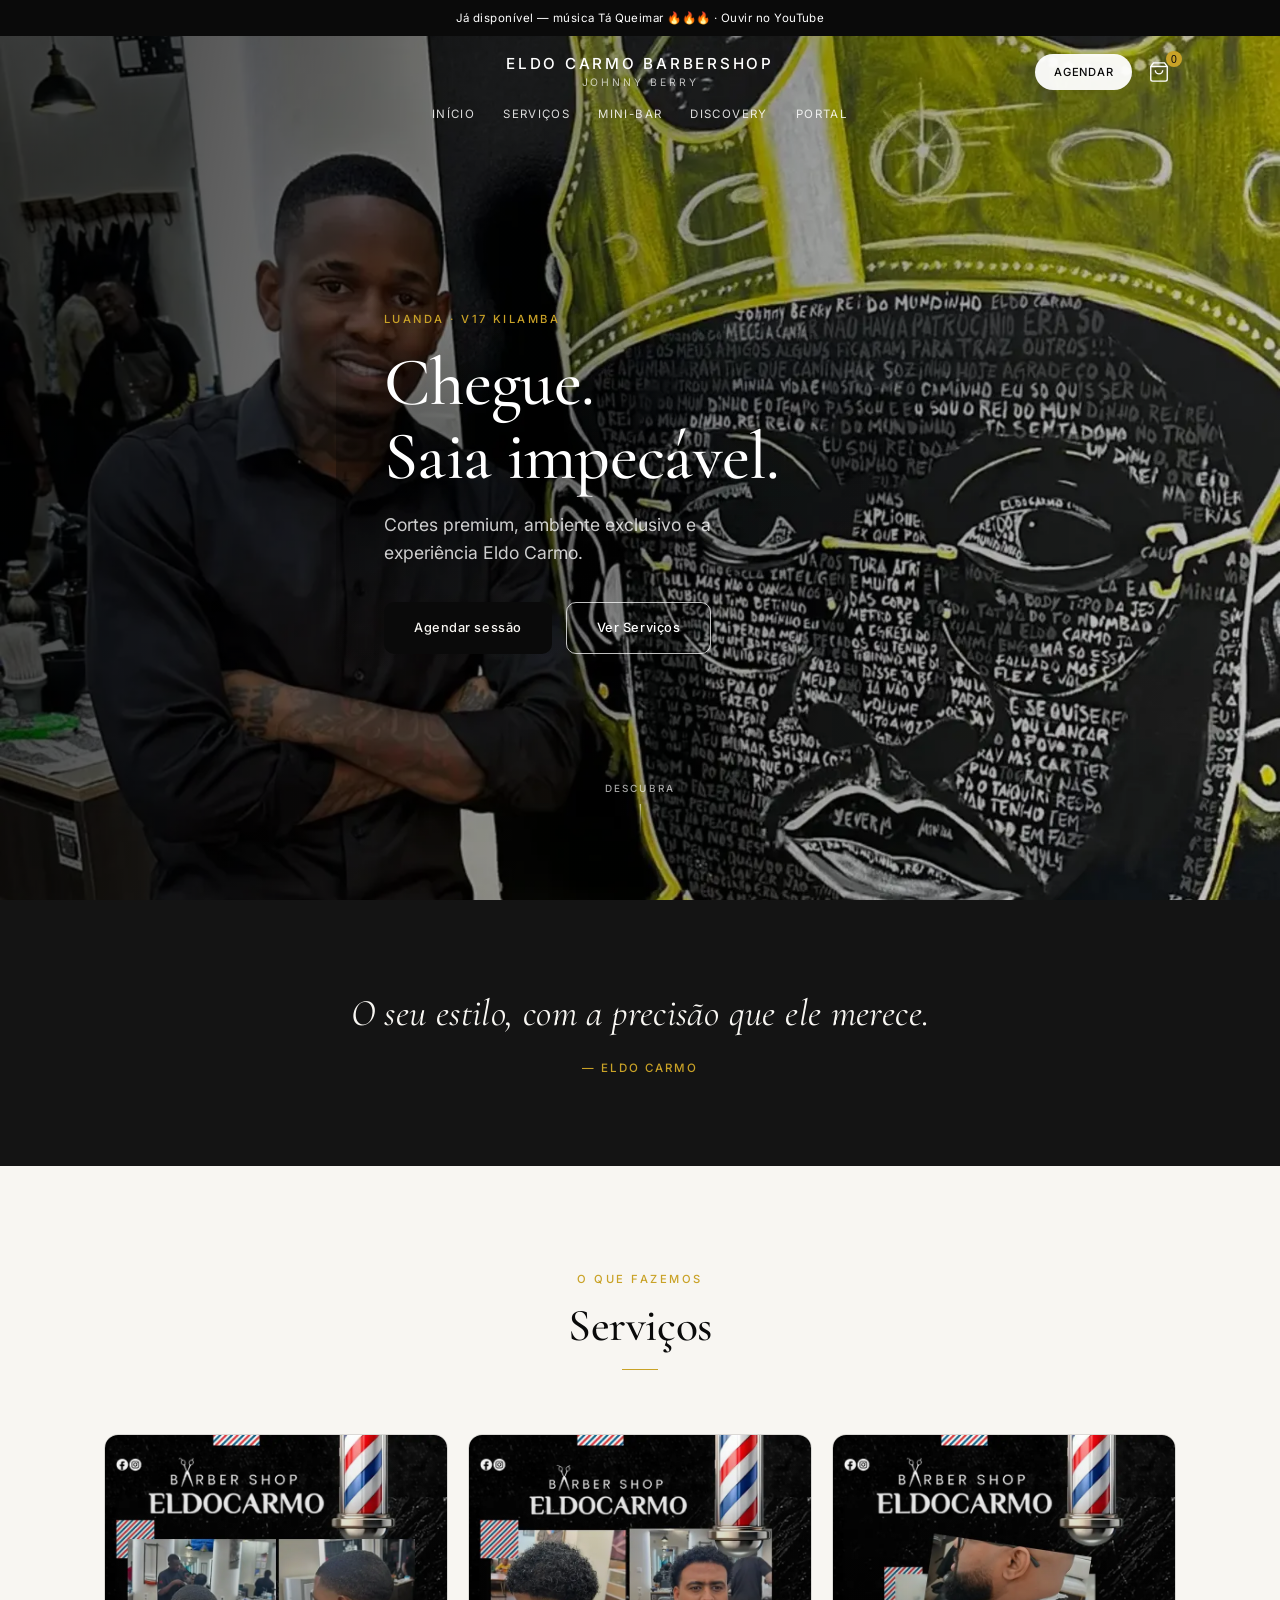
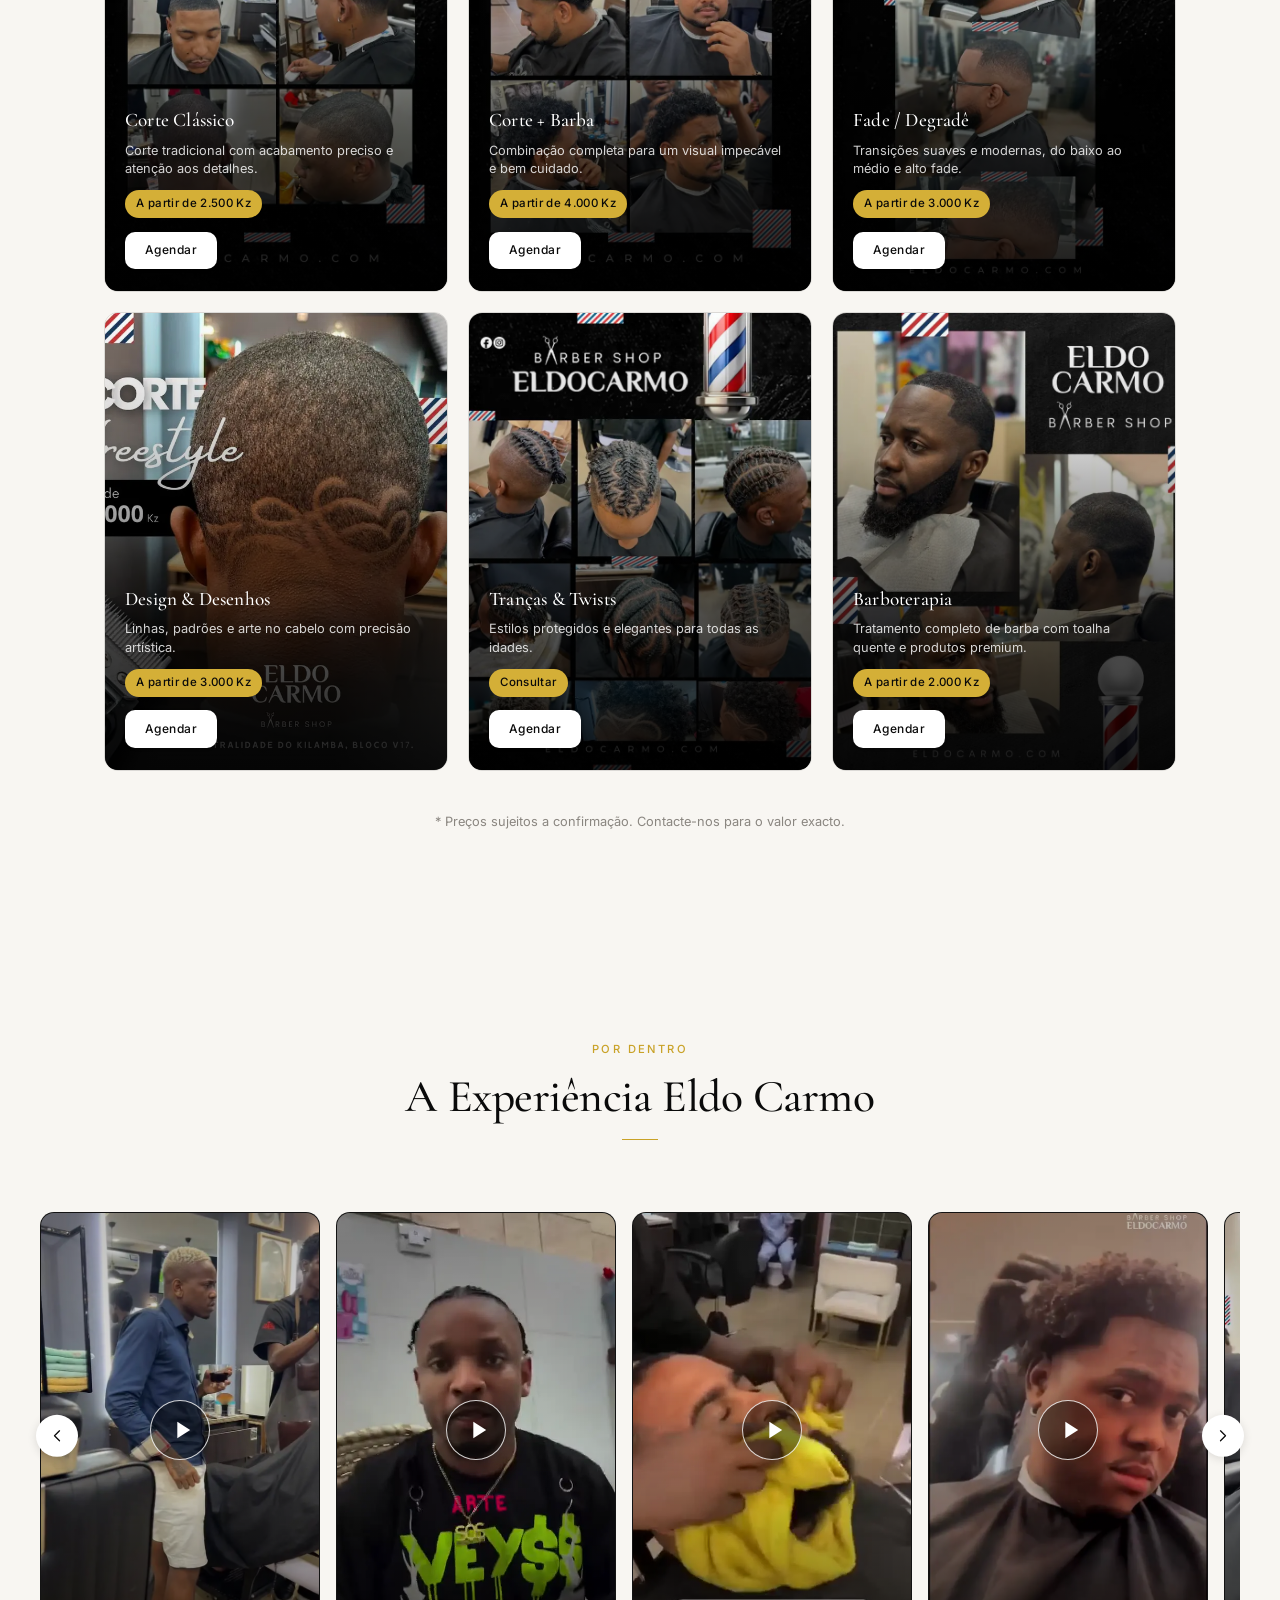
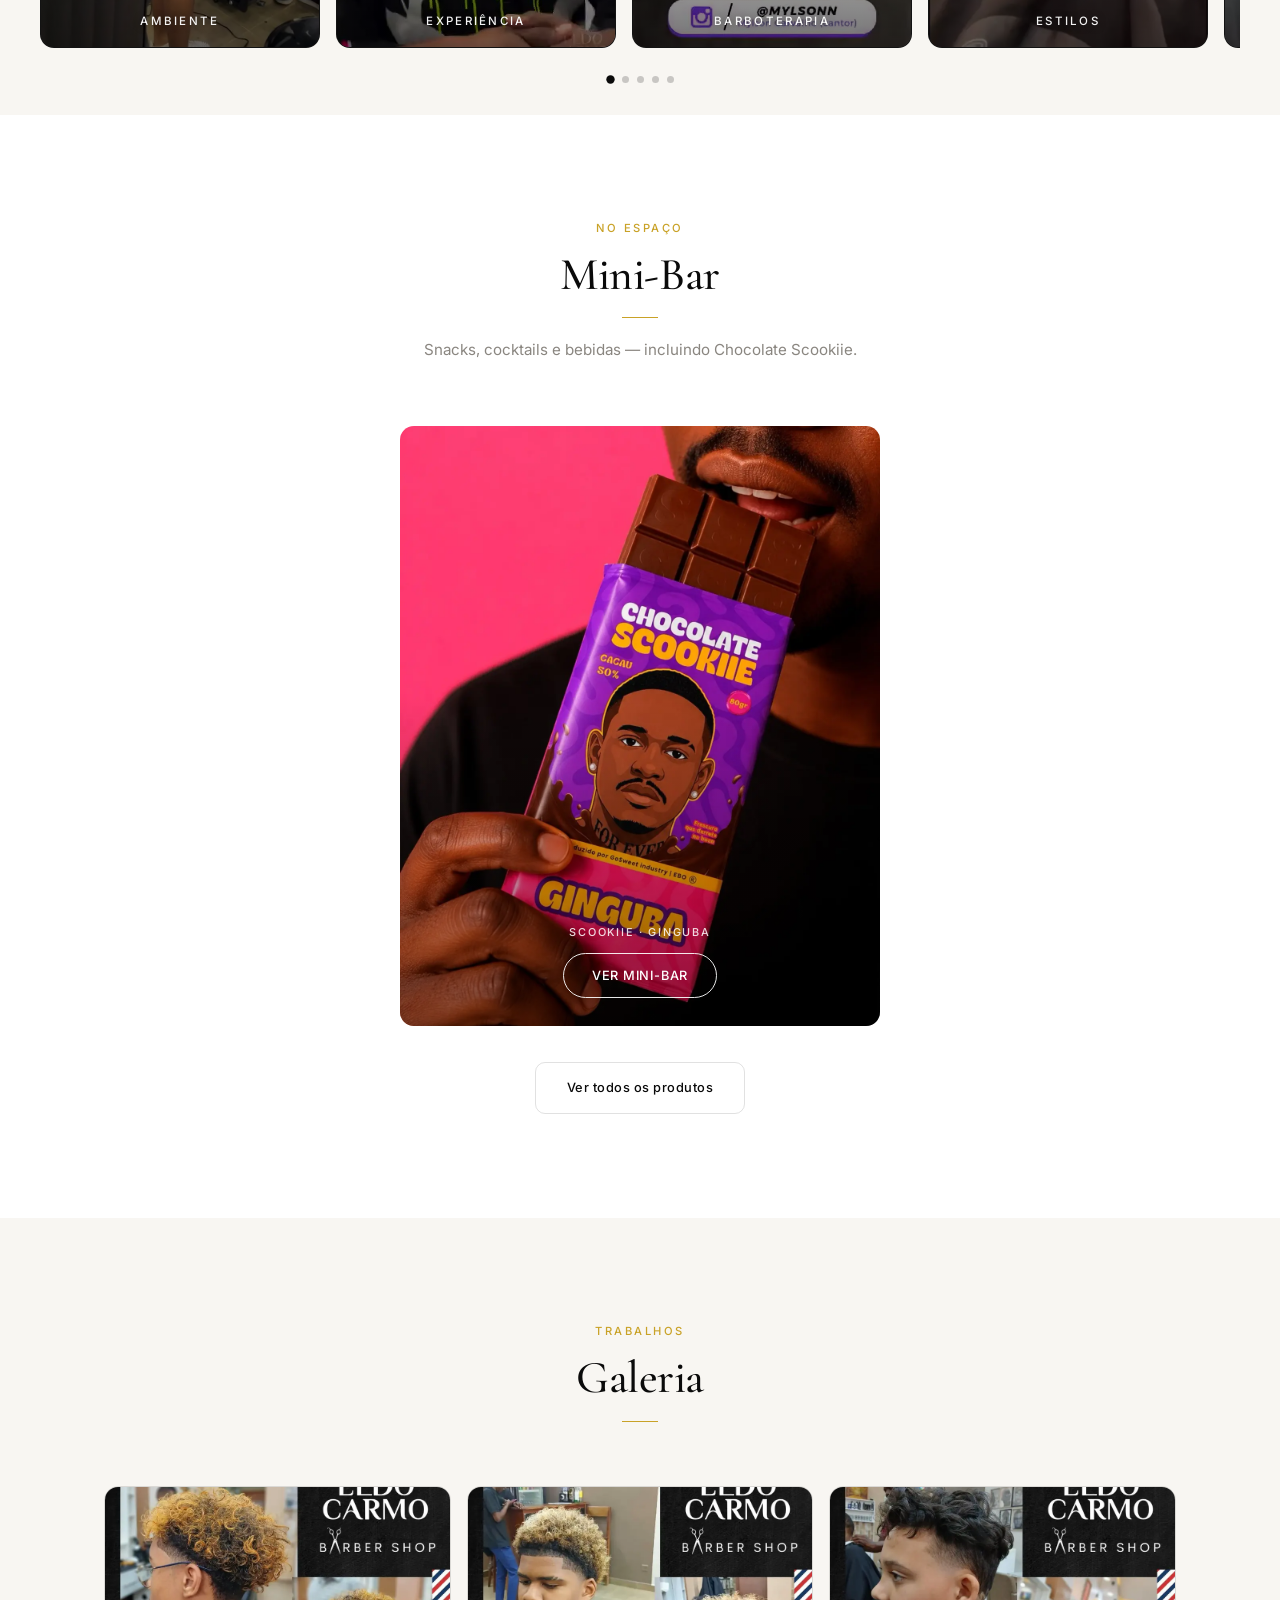
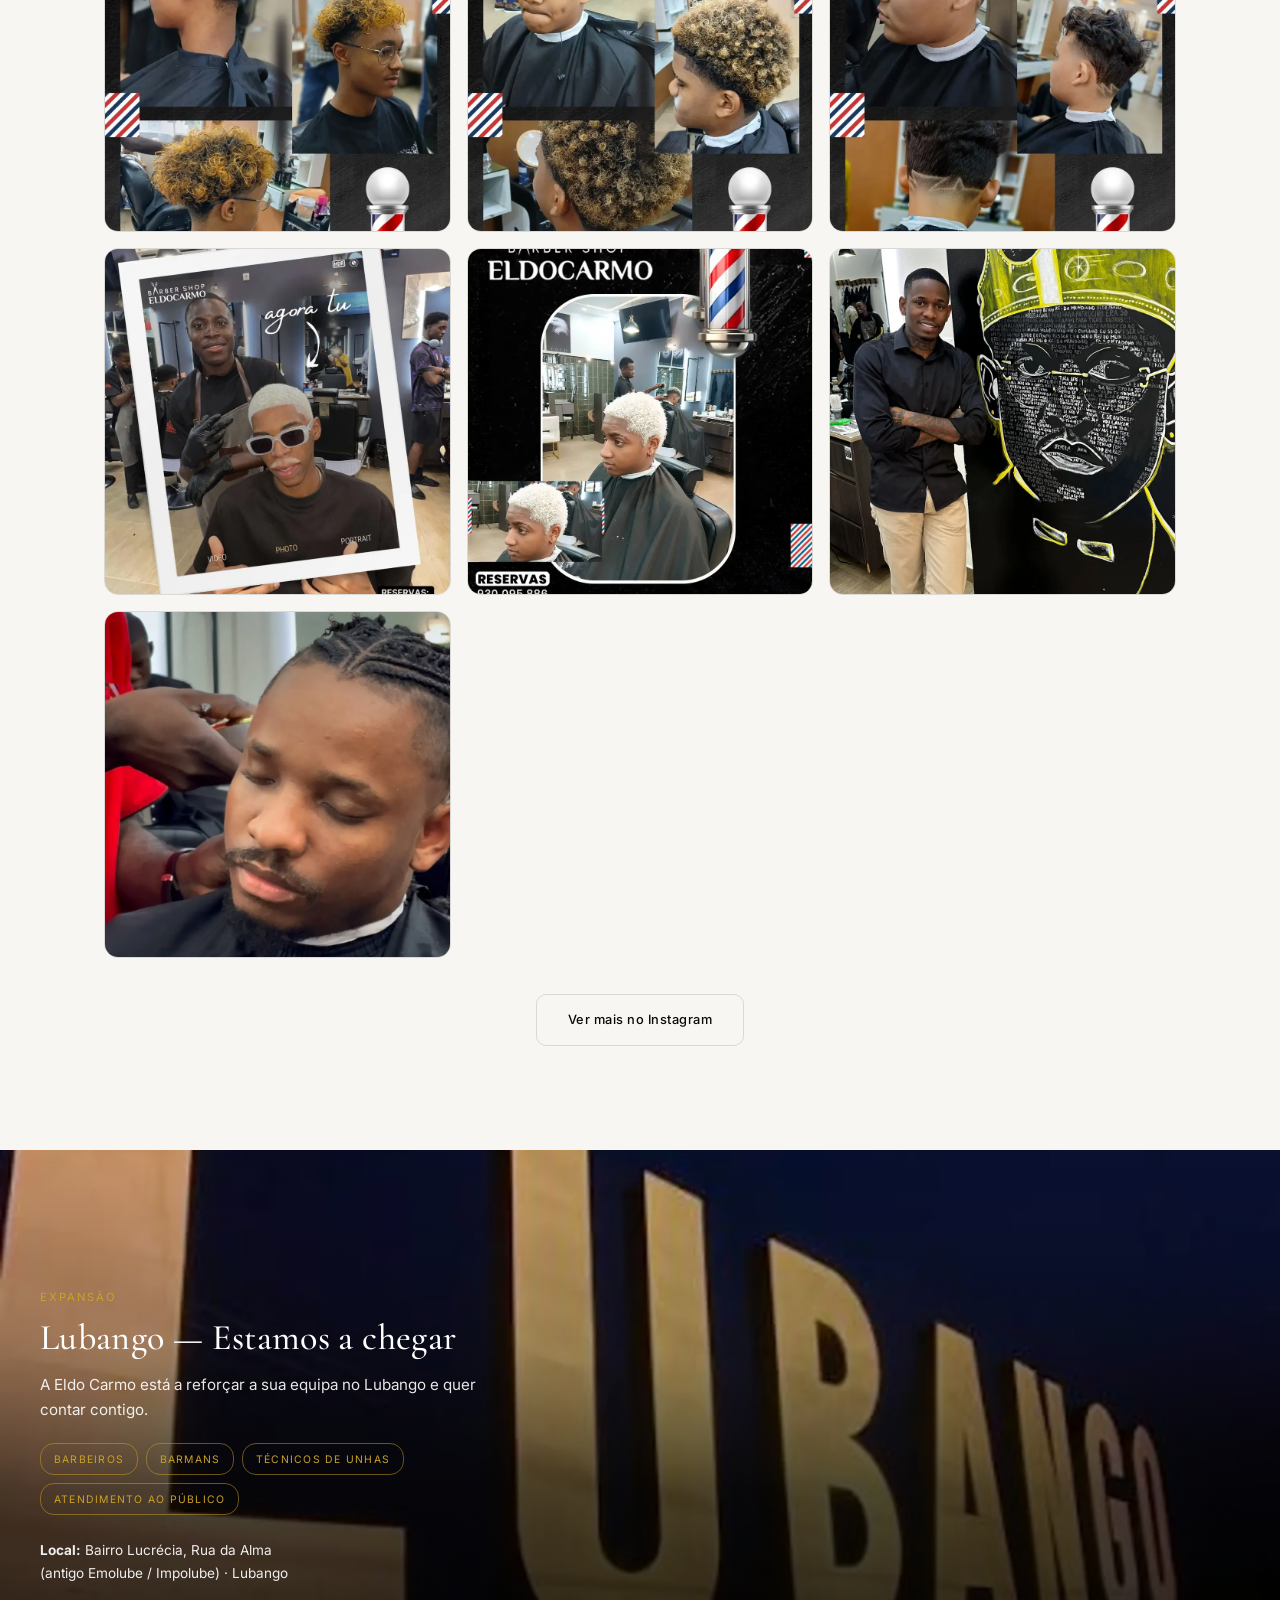
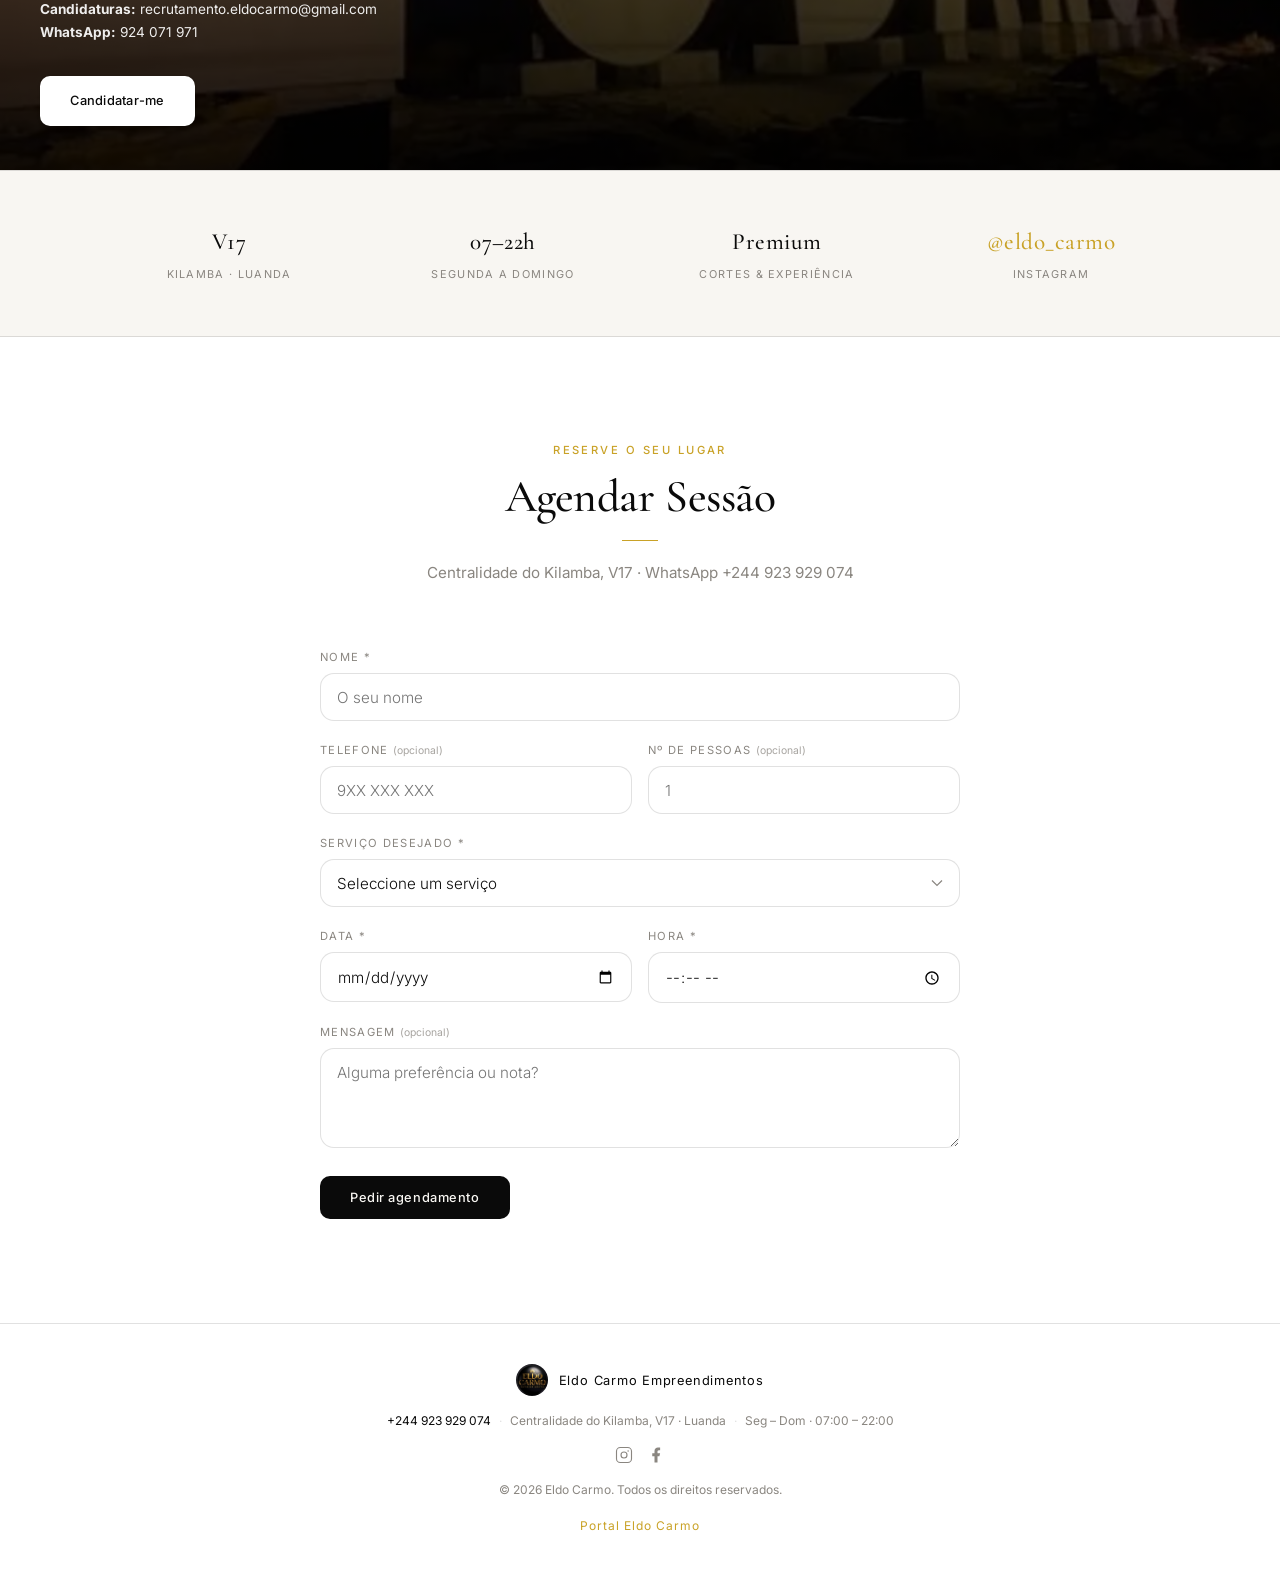
<file: barbershop/index.html>
<!DOCTYPE html>
<html lang="pt">
<head>
  <meta charset="UTF-8">
  <meta name="viewport" content="width=device-width, initial-scale=1.0">
  <meta name="description" content="Eldo Carmo Barber Shop — A melhor experiência de barbearia em Luanda. Cortes premium, mini-bar e Chocolate Scookiie.">
  <title>Eldo Carmo Barber Shop | Luanda</title>
  
  <link rel="preload" href="assets/images/hero.webp" as="image">
  <link rel="preconnect" href="https://fonts.googleapis.com">
  <link rel="preconnect" href="https://fonts.gstatic.com" crossorigin>
  <link href="https://fonts.googleapis.com/css2?family=Cormorant+Garamond:ital,wght@0,400;0,500;0,600;1,400&family=Inter:wght@300;400;500;600&display=swap" rel="stylesheet">
  <link rel="stylesheet" href="css/style.css">
  <link rel="icon" href="assets/images/eldocarmologo.webp" type="image/webp">
</head>
<body>
  <!-- ========== ANNOUNCEMENT BAR ========== -->
  <a class="announce-bar" data-cms="announce" href="https://youtu.be/6vzUPh26JZA?si=xl3FzxXKTsRD6NoC" target="_blank" rel="noopener">
    Já disponível — música <strong>Tá Queimar</strong> 🔥🔥🔥 · Ouvir no YouTube
  </a>

  <!-- ========== HEADER ========== -->
  <header class="header" id="header">
    <div class="container header__inner">
      <button class="hamburger" id="hamburger" aria-label="Menu" aria-expanded="false" type="button">
        <span class="hamburger__line"></span>
        <span class="hamburger__line"></span>
        <span class="hamburger__line"></span>
      </button>

      <a href="index.html" class="header__logo">
        <span class="header__logo-name">Eldo Carmo Barbershop</span>
        <span class="header__logo-sub">Johnny Berry</span>
      </a>

      <div class="header__actions">
        <a href="#agendar" class="btn btn--header-cta header__cta">Agendar</a>
        <button class="cart-btn" id="cart-btn" aria-label="Carrinho" type="button">
          <svg width="22" height="22" viewBox="0 0 24 24" fill="none" stroke="currentColor" stroke-width="1.5">
            <path d="M6 2L3 6v14a2 2 0 002 2h14a2 2 0 002-2V6l-3-4z"/>
            <line x1="3" y1="6" x2="21" y2="6"/>
            <path d="M16 10a4 4 0 01-8 0"/>
          </svg>
          <span class="cart-btn__count" id="cart-count">0</span>
        </button>
      </div>
    </div>

    <nav class="header__nav" aria-label="Menu principal">
      <a href="index.html" class="header__nav-link">Início</a>
      <a href="#servicos" class="header__nav-link">Serviços</a>
      <a href="minibar.html" class="header__nav-link">Mini-Bar</a>
      <div class="header__nav-item header__nav-item--discover">
        <button type="button" class="header__nav-link header__nav-discover-trigger" aria-expanded="false" aria-haspopup="true">
          Discovery
        </button>
        <div class="header__discover-dropdown" role="menu">
          <p class="header__discover-label">Johnny Berry — Tá Queimar</p>
          <ul class="header__discover-music">
            <li>
              <a href="https://youtu.be/6vzUPh26JZA?si=xl3FzxXKTsRD6NoC" target="_blank" rel="noopener" role="menuitem">
                <img src="assets/icons/youtube.webp" alt="" width="88" height="28">
                <span>YouTube</span>
              </a>
            </li>
            <li>
              <a href="https://open.spotify.com/album/7LO9kumBSe1za71O5oKOjZ?si=1&nd=1&dlsi=8021751f937340e2" target="_blank" rel="noopener" role="menuitem">
                <img src="assets/icons/spotify.webp" alt="" width="88" height="28">
                <span>Spotify</span>
              </a>
            </li>
            <li>
              <a href="https://music.apple.com/us/album/t%C3%A1-queimar-feat-young-k-varox-007-single/6788576000" target="_blank" rel="noopener" role="menuitem">
                <img src="assets/icons/apple-music.webp" alt="" width="28" height="28">
                <span>Apple Music</span>
              </a>
            </li>
            <li>
              <a href="https://www.deezer.com/us/album/1023440431" target="_blank" rel="noopener" role="menuitem">
                <img src="assets/icons/deezer.webp" alt="" width="88" height="28">
                <span>Deezer</span>
              </a>
            </li>
            <li>
              <a href="https://www.youtube.com/results?search_query=Johnny+Berry+T%C3%A1+Queimar" target="_blank" rel="noopener" role="menuitem">
                <img src="assets/icons/youtube-music.webp" alt="" width="100" height="28">
                <span>YouTube Music</span>
              </a>
            </li>
          </ul>
        </div>
      </div>
      <a href="https://eldocarmo.pages.dev" class="header__nav-link" target="_blank" rel="noopener">Portal</a>
    </nav>
  </header>

  <!-- ========== LEFT MENU DRAWER ========== -->
  <div class="menu-drawer" id="menu-drawer" aria-hidden="true">
    <div class="menu-drawer__overlay" id="menu-overlay"></div>
    <aside class="menu-drawer__panel" role="dialog" aria-label="Menu">
      <div class="menu-drawer__head">
        <span class="menu-drawer__brand">Eldo Carmo Barbershop</span>
        <button class="menu-drawer__close" id="menu-close" aria-label="Fechar">
          <svg width="20" height="20" viewBox="0 0 24 24" fill="none" stroke="currentColor" stroke-width="1.5">
            <line x1="18" y1="6" x2="6" y2="18"/>
            <line x1="6" y1="6" x2="18" y2="18"/>
          </svg>
        </button>
      </div>

      <nav class="menu-drawer__nav" aria-label="Menu principal">
        <a href="index.html" class="menu-drawer__link">Início</a>
        <a href="#servicos" class="menu-drawer__link">Serviços</a>
        <a href="minibar.html" class="menu-drawer__link">Mini-Bar</a>
        <a href="https://eldocarmo.pages.dev" class="menu-drawer__link" target="_blank" rel="noopener">Portal</a>
      </nav>

      <div class="menu-drawer__discover">
        <p class="menu-drawer__discover-title">Discovery</p>
        <p class="menu-drawer__discover-sub">Johnny Berry — Tá Queimar</p>
        <ul class="menu-drawer__music">
          <li>
            <a href="https://youtu.be/6vzUPh26JZA?si=xl3FzxXKTsRD6NoC" target="_blank" rel="noopener">
              <img src="assets/icons/youtube.webp" alt="" width="88" height="28">
              <span>YouTube</span>
            </a>
          </li>
          <li>
            <a href="https://open.spotify.com/album/7LO9kumBSe1za71O5oKOjZ?si=1&nd=1&dlsi=8021751f937340e2" target="_blank" rel="noopener">
              <img src="assets/icons/spotify.webp" alt="" width="88" height="28">
              <span>Spotify</span>
            </a>
          </li>
          <li>
            <a href="https://music.apple.com/us/album/t%C3%A1-queimar-feat-young-k-varox-007-single/6788576000" target="_blank" rel="noopener">
              <img src="assets/icons/apple-music.webp" alt="" width="28" height="28">
              <span>Apple Music</span>
            </a>
          </li>
          <li>
            <a href="https://www.deezer.com/us/album/1023440431" target="_blank" rel="noopener">
              <img src="assets/icons/deezer.webp" alt="" width="88" height="28">
              <span>Deezer</span>
            </a>
          </li>
          <li>
            <a href="https://www.youtube.com/results?search_query=Johnny+Berry+T%C3%A1+Queimar" target="_blank" rel="noopener">
              <img src="assets/icons/youtube-music.webp" alt="" width="100" height="28">
              <span>YouTube Music</span>
            </a>
          </li>
        </ul>
      </div>

      <div class="menu-drawer__cta">
        <a href="#agendar" class="btn btn--primary btn--full menu-drawer__agendar">Agendar sessão</a>
      </div>
    </aside>
  </div>

  <!-- ========== HERO ========== -->
  <section class="hero" id="hero">
    <div class="hero__media" aria-hidden="true">
      <img class="hero__still" id="hero-still" data-cms="heroImage" src="assets/images/hero.webp" alt="">
      <div class="hero__overlay"></div>
    </div>
    <div class="hero__content container">
      <p class="hero__eyebrow" data-cms="heroEyebrow">Luanda · V17 Kilamba</p>
      <h1 class="hero__title" data-cms="heroTitle">Chegue.<br>Saia impecável.</h1>
      <p class="hero__subtitle" data-cms="heroSubtitle">Cortes premium, ambiente exclusivo e a experiência Eldo Carmo.</p>
      <div class="hero__ctas">
        <a href="#agendar" class="btn btn--primary">Agendar sessão</a>
        <a href="#servicos" class="btn btn--ghost hero__btn-ghost">Ver Serviços</a>
      </div>
    </div>
    <a href="#servicos" class="hero__scroll" aria-label="Descer para serviços">
      <span class="hero__scroll-label">Descubra</span>
      <span class="hero__scroll-line" aria-hidden="true"></span>
    </a>
  </section>

  <!-- ========== MANIFESTO ========== -->
  <section class="section section--manifesto" id="manifesto">
    <div class="container">
      <blockquote class="manifesto">
        <p class="manifesto__quote" data-cms="manifestoQuote">O seu estilo, com a precisão que ele merece.</p>
        <footer class="manifesto__attr" data-cms="manifestoAttr">— Eldo Carmo</footer>
      </blockquote>
    </div>
  </section>

  <!-- ========== SERVICES (filled from catalog by main.js) ========== -->
  <section class="section" id="servicos">
    <div class="container">
      <header class="section__header">
        <p class="section__eyebrow" data-cms="servicesEyebrow">O que fazemos</p>
        <h2 class="section__title" data-cms="servicesTitle">Serviços</h2>
        <div class="section__line"></div>
      </header>

      <div class="services-grid" id="services-grid">
        <!-- Cards rendered by JS from catalog.services -->
      </div>

      <p class="section__note" data-cms="servicesNote">* Preços sujeitos a confirmação. Contacte-nos para o valor exacto.</p>
    </div>
  </section>

  <!-- ========== EXPERIENCE ========== -->
  <section class="section section--experience" id="experiencia">
    <div class="container">
      <header class="section__header">
        <p class="section__eyebrow" data-cms="experienceEyebrow">Por dentro</p>
        <h2 class="section__title" data-cms="experienceTitle">A Experiência Eldo Carmo</h2>
        <div class="section__line"></div>
      </header>
    </div>

    <div class="experience-wrap">
      <button type="button" class="experience-nav experience-nav--prev" id="experience-prev" aria-label="Anterior">
        <svg width="20" height="20" viewBox="0 0 24 24" fill="none" stroke="currentColor" stroke-width="1.5" stroke-linecap="round" stroke-linejoin="round"><path d="M15 18l-6-6 6-6"/></svg>
      </button>

      <div class="experience-track" id="experience-track">
        <article class="experience-card">
          <video class="experience-card__video" poster="assets/videos/poster-ambiente.webp" playsinline preload="metadata">
            <source src="assets/videos/exp-ambiente.mp4" type="video/mp4">
          </video>
          <div class="experience-card__overlay">
            <button type="button" class="experience-card__play" aria-label="Reproduzir">
              <svg width="28" height="28" viewBox="0 0 24 24" fill="currentColor"><path d="M8 5v14l11-7z"/></svg>
            </button>
            <p class="experience-card__label">Ambiente</p>
          </div>
        </article>

        <article class="experience-card">
          <video class="experience-card__video" poster="assets/videos/poster-experiencia.webp" playsinline preload="metadata">
            <source src="assets/videos/exp-experiencia.mp4" type="video/mp4">
          </video>
          <div class="experience-card__overlay">
            <button type="button" class="experience-card__play" aria-label="Reproduzir">
              <svg width="28" height="28" viewBox="0 0 24 24" fill="currentColor"><path d="M8 5v14l11-7z"/></svg>
            </button>
            <p class="experience-card__label">Experiência</p>
          </div>
        </article>

        <article class="experience-card">
          <video class="experience-card__video" poster="assets/videos/poster-barboterapia.webp" playsinline preload="metadata">
            <source src="assets/videos/exp-barboterapia.mp4" type="video/mp4">
          </video>
          <div class="experience-card__overlay">
            <button type="button" class="experience-card__play" aria-label="Reproduzir">
              <svg width="28" height="28" viewBox="0 0 24 24" fill="currentColor"><path d="M8 5v14l11-7z"/></svg>
            </button>
            <p class="experience-card__label">Barboterapia</p>
          </div>
        </article>

        <article class="experience-card">
          <video class="experience-card__video" poster="assets/videos/poster-estilos.webp" playsinline preload="metadata">
            <source src="assets/videos/exp-estilos.mp4" type="video/mp4">
          </video>
          <div class="experience-card__overlay">
            <button type="button" class="experience-card__play" aria-label="Reproduzir">
              <svg width="28" height="28" viewBox="0 0 24 24" fill="currentColor"><path d="M8 5v14l11-7z"/></svg>
            </button>
            <p class="experience-card__label">Estilos</p>
          </div>
        </article>

        <article class="experience-card">
          <video class="experience-card__video" poster="assets/videos/poster-corte.webp" playsinline preload="metadata">
            <source src="assets/videos/exp-corte.mp4" type="video/mp4">
          </video>
          <div class="experience-card__overlay">
            <button type="button" class="experience-card__play" aria-label="Reproduzir">
              <svg width="28" height="28" viewBox="0 0 24 24" fill="currentColor"><path d="M8 5v14l11-7z"/></svg>
            </button>
            <p class="experience-card__label">Corte</p>
          </div>
        </article>
      </div>

      <button type="button" class="experience-nav experience-nav--next" id="experience-next" aria-label="Seguinte">
        <svg width="20" height="20" viewBox="0 0 24 24" fill="none" stroke="currentColor" stroke-width="1.5" stroke-linecap="round" stroke-linejoin="round"><path d="M9 18l6-6-6-6"/></svg>
      </button>
    </div>
    <div class="experience-dots" id="experience-dots" role="tablist" aria-label="Vídeos da experiência"></div>
  </section>

  <!-- ========== PRODUCTS / MINI-BAR ========== -->
  <section class="section section--alt" id="produtos">
    <div class="container">
      <header class="section__header">
        <p class="section__eyebrow" data-cms="minibarEyebrow">No espaço</p>
        <h2 class="section__title" data-cms="minibarTitle">Mini-Bar</h2>
        <div class="section__line"></div>
        <p class="section__intro" data-cms="minibarIntro">Snacks, cocktails e bebidas — incluindo Chocolate Scookiie.</p>
      </header>

      <a href="minibar.html" class="minibar-card">
        <img class="minibar-card__img" data-cms="minibarCardImage" src="assets/images/minibar-card.webp" alt="Chocolate Scookiie Ginguba — Eldo Carmo Mini-Bar" loading="lazy">
        <div class="minibar-card__overlay">
          <span class="minibar-card__eyebrow">Scookiie · Ginguba</span>
          <span class="minibar-card__btn">Ver Mini-Bar</span>
        </div>
      </a>
      <div class="section__cta-wrap">
        <a href="minibar.html" class="btn btn--ghost">Ver todos os produtos</a>
      </div>
    </div>
  </section>

  <!-- ========== GALLERY TEASER ========== -->
  <section class="section" id="galeria">
    <div class="container">
      <header class="section__header">
        <p class="section__eyebrow" data-cms="galleryEyebrow">Trabalhos</p>
        <h2 class="section__title" data-cms="galleryTitle">Galeria</h2>
        <div class="section__line"></div>
      </header>

      <div class="gallery-grid" id="gallery-grid">
        <!-- Filled from catalog.gallery by main.js -->
      </div>

      <div class="section__cta-wrap">
        <a href="https://www.instagram.com/eldo_carmo/" class="btn btn--ghost" data-cms-href="instagram" target="_blank" rel="noopener">
          Ver mais no Instagram
        </a>
      </div>
    </div>
  </section>

  <!-- ========== LUBANGO ========== -->
  <section class="section section--lubango" id="lubango">
    <div class="lubango-hero">
      <img class="lubango-hero__img" src="assets/images/lubango.webp" alt="Letras LUBANGO iluminadas — marco da cidade" loading="lazy">
      <div class="lubango-hero__gradient"></div>
      <div class="lubango-hero__content">
        <p class="lubango-hero__eyebrow">Expansão</p>
        <h2 class="lubango-hero__title">Lubango — Estamos a chegar</h2>
        <p class="lubango-hero__text">A Eldo Carmo está a reforçar a sua equipa no Lubango e quer contar contigo.</p>

        <div class="lubango-roles">
          <span>Barbeiros</span>
          <span>Barmans</span>
          <span>Técnicos de Unhas</span>
          <span>Atendimento ao Público</span>
        </div>

        <p class="lubango-location">
          <strong>Local:</strong> Bairro Lucrécia, Rua da Alma<br>
          (antigo Emolube / Impolube) · Lubango
        </p>

        <p class="lubango-contact">
          <strong>Candidaturas:</strong> recrutamento.eldocarmo@gmail.com<br>
          <strong>WhatsApp:</strong> 924 071 971
        </p>

        <a href="https://wa.me/244924071971?text=Olá! Tenho interesse em candidatar-me para a equipa Eldo Carmo no Lubango." class="btn btn--primary" target="_blank" rel="noopener">
          Candidatar-me
        </a>
      </div>
    </div>
  </section>

  <!-- ========== TRUST ========== -->
  <section class="section section--trust" aria-label="Confiança">
    <div class="container">
      <div class="trust-strip">
        <div class="trust-item">
          <span class="trust-item__value">V17</span>
          <span class="trust-item__label">Kilamba · Luanda</span>
        </div>
        <div class="trust-item">
          <span class="trust-item__value">07–22h</span>
          <span class="trust-item__label">Segunda a Domingo</span>
        </div>
        <div class="trust-item">
          <span class="trust-item__value">Premium</span>
          <span class="trust-item__label">Cortes &amp; experiência</span>
        </div>
        <a class="trust-item trust-item--link" href="https://www.instagram.com/eldo_carmo/" target="_blank" rel="noopener">
          <span class="trust-item__value">@eldo_carmo</span>
          <span class="trust-item__label">Instagram</span>
        </a>
      </div>
    </div>
  </section>

  <!-- ========== AGENDAR ========== -->
  <section class="section section--alt" id="agendar">
    <div class="container">
      <header class="section__header">
        <p class="section__eyebrow">Reserve o seu lugar</p>
        <h2 class="section__title">Agendar Sessão</h2>
        <div class="section__line"></div>
        <p class="section__intro">Centralidade do Kilamba, V17 · WhatsApp +244 923 929 074</p>
      </header>

      <div class="contact-grid">
        <form class="contact-form" id="booking-form">
          <div class="form-group">
            <label for="bk-name">Nome *</label>
            <input type="text" id="bk-name" name="name" required placeholder="O seu nome">
          </div>
          <div class="form-row">
            <div class="form-group">
              <label for="bk-phone">Telefone <span class="optional">(opcional)</span></label>
              <input type="tel" id="bk-phone" name="phone" placeholder="9XX XXX XXX">
            </div>
            <div class="form-group">
              <label for="bk-people">Nº de pessoas <span class="optional">(opcional)</span></label>
              <input type="number" id="bk-people" name="people" min="1" max="20" placeholder="1">
            </div>
          </div>
          <div class="form-group">
            <label for="bk-service">Serviço desejado *</label>
            <select id="bk-service" name="service" required>
              <option value="" disabled selected>Seleccione um serviço</option>
              <option value="Corte Clássico">Corte Clássico</option>
              <option value="Corte + Barba">Corte + Barba</option>
              <option value="Fade / Degradê">Fade / Degradê</option>
              <option value="Design & Desenhos">Design & Desenhos</option>
              <option value="Tranças & Twists">Tranças & Twists</option>
              <option value="Barboterapia">Barboterapia</option>
              <option value="Outro">Outro</option>
            </select>
          </div>
          <div class="form-row">
            <div class="form-group">
              <label for="bk-date">Data *</label>
              <input type="date" id="bk-date" name="date" required>
            </div>
            <div class="form-group">
              <label for="bk-time">Hora *</label>
              <input type="time" id="bk-time" name="time" required>
            </div>
          </div>
          <div class="form-group">
            <label for="bk-message">Mensagem <span class="optional">(opcional)</span></label>
            <textarea id="bk-message" name="message" rows="3" placeholder="Alguma preferência ou nota?"></textarea>
          </div>
          <button type="submit" class="btn btn--primary">Pedir agendamento</button>
          <p class="form-status" id="booking-status" role="status" aria-live="polite" hidden></p>
        </form>
      </div>
    </div>
  </section>

  <!-- ========== FOOTER ========== -->
  <footer class="footer">
    <div class="container footer__inner">
      <div class="footer__brand">
        <img src="assets/images/eldocarmologo.webp" alt="Eldo Carmo" width="40" height="40">
        <span>Eldo Carmo Empreendimentos</span>
      </div>
      <div class="footer__contact">
        <a href="https://wa.me/244923929074" target="_blank" rel="noopener">+244 923 929 074</a>
        <span class="footer__sep">·</span>
        <span>Centralidade do Kilamba, V17 · Luanda</span>
        <span class="footer__sep">·</span>
        <span>Seg – Dom · 07:00 – 22:00</span>
      </div>
      <div class="footer__social">
        <a href="https://www.instagram.com/eldo_carmo/" target="_blank" rel="noopener" aria-label="Instagram">
          <svg width="18" height="18" viewBox="0 0 24 24" fill="none" stroke="currentColor" stroke-width="1.5" stroke-linecap="round" stroke-linejoin="round" aria-hidden="true">
            <rect x="2" y="2" width="20" height="20" rx="5"/>
            <circle cx="12" cy="12" r="4"/>
            <circle cx="17.5" cy="6.5" r="1" fill="currentColor" stroke="none"/>
          </svg>
        </a>
        <a href="https://www.facebook.com/EldoCarmoBeleza" target="_blank" rel="noopener" aria-label="Facebook">
          <svg width="18" height="18" viewBox="0 0 24 24" fill="currentColor" aria-hidden="true">
            <path d="M14 13.5h2.5l1-4H14v-2c0-1.03 0-2 2-2h1.5V2.14c-.326-.043-1.557-.14-2.857-.14C11.928 2 10 3.657 10 6.7v2.8H7v4h3V22h4v-8.5z"/>
          </svg>
        </a>
      </div>
      <p class="footer__copy">© 2026 Eldo Carmo. Todos os direitos reservados.</p>
      <a href="https://eldocarmo.pages.dev" class="footer__link">Portal Eldo Carmo</a>
    </div>
  </footer>

  <!-- ========== CART DRAWER ========== -->
  <div class="cart-drawer" id="cart-drawer" aria-hidden="true">
    <div class="cart-drawer__overlay" id="cart-overlay"></div>
    <div class="cart-drawer__panel">
      <header class="cart-drawer__header">
        <h2>Carrinho</h2>
        <button class="cart-drawer__close" id="cart-close" aria-label="Fechar">
          <svg width="20" height="20" viewBox="0 0 24 24" fill="none" stroke="currentColor" stroke-width="1.5">
            <line x1="18" y1="6" x2="6" y2="18"/>
            <line x1="6" y1="6" x2="18" y2="18"/>
          </svg>
        </button>
      </header>
      <div class="cart-drawer__body" id="cart-items">
        <div class="cart-empty">
          <p class="cart-empty__title">O carrinho está vazio</p>
          <p class="cart-empty__text">Explore o Mini-Bar e adicione snacks ou bebidas.</p>
          <a href="minibar.html" class="btn btn--ghost btn--small">Ver Mini-Bar</a>
        </div>
      </div>
      <footer class="cart-drawer__footer">
        <div class="cart-total">
          <span>Total</span>
          <strong id="cart-total">0 Kz</strong>
        </div>
        <a class="btn btn--primary btn--full is-disabled" id="checkout-btn" href="checkout.html" aria-disabled="true">
          Finalizar pedido
        </a>
        <button type="button" class="btn btn--ghost btn--full cart-clear" id="cart-clear" disabled>
          Limpar carrinho
        </button>

      </footer>
    </div>
  </div>

  <script src="js/products.js"></script>
  <script src="js/main.js"></script>
</body>
</html>
</file>
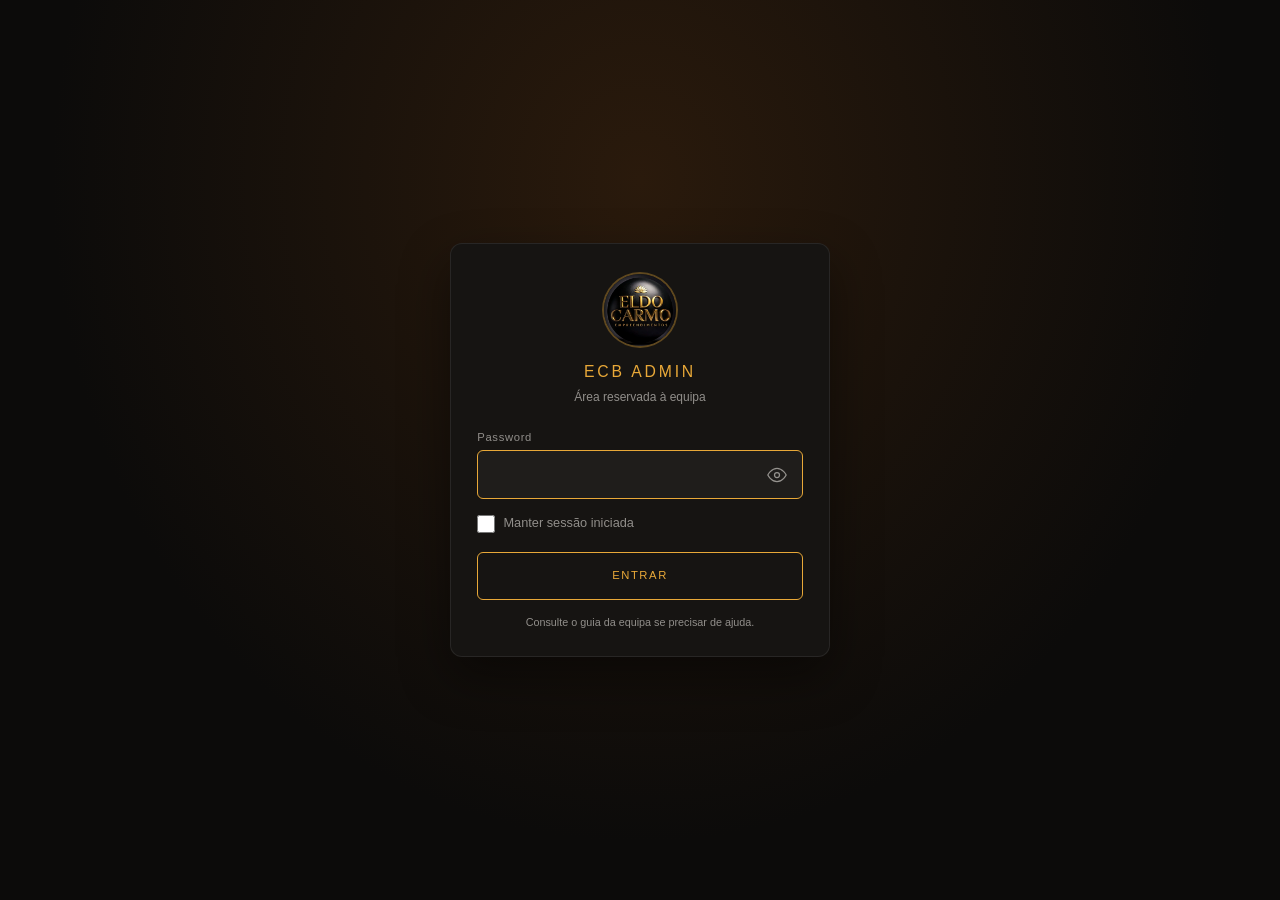
<file: barbershop/admin.html>
<!DOCTYPE html>
<html lang="pt">
<head>
  <meta charset="UTF-8">
  <meta name="viewport" content="width=device-width, initial-scale=1.0">
  <meta name="robots" content="noindex, nofollow">
  <title>Admin · Eldo Carmo Barbershop</title>
  <link rel="icon" href="assets/images/eldocarmologo.webp" type="image/webp">
  <link rel="stylesheet" href="css/admin.css">
</head>
<body>
  <!-- ========== LOGIN ========== -->
  <div id="login-screen">
    <form class="login-card" id="login-form" autocomplete="on">
      <img src="assets/images/eldocarmologo.webp" alt="" class="login-logo" width="72" height="72">
      <h1>ECB Admin</h1>
      <p class="login-sub">Área reservada à equipa</p>

      <label class="field-label">Password</label>
      <div class="password-field">
        <input type="password" name="password" id="login-password" required autocomplete="current-password" autofocus>
        <button type="button" class="password-toggle" id="password-toggle" aria-label="Mostrar password" title="Mostrar / ocultar">
          <svg class="icon-eye" width="20" height="20" viewBox="0 0 24 24" fill="none" stroke="currentColor" stroke-width="1.5" aria-hidden="true">
            <path d="M1 12s4-8 11-8 11 8 11 8-4 8-11 8-11-8-11-8z"/>
            <circle cx="12" cy="12" r="3"/>
          </svg>
          <svg class="icon-eye-off is-hidden" width="20" height="20" viewBox="0 0 24 24" fill="none" stroke="currentColor" stroke-width="1.5" aria-hidden="true">
            <path d="M17.94 17.94A10.07 10.07 0 0 1 12 20c-7 0-11-8-11-8a18.45 18.45 0 0 1 5.06-5.94M9.9 4.24A9.12 9.12 0 0 1 12 4c7 0 11 8 11 8a18.5 18.5 0 0 1-2.16 3.19m-6.72-1.07a3 3 0 1 1-4.24-4.24"/>
            <line x1="1" y1="1" x2="23" y2="23"/>
          </svg>
        </button>
      </div>

      <label class="remember-row">
        <input type="checkbox" id="remember-me" name="remember">
        <span>Manter sessão iniciada</span>
      </label>

      <button type="submit" class="btn-login">Entrar</button>
      <p class="login-hint">Consulte o guia da equipa se precisar de ajuda.</p>
    </form>
  </div>

  <!-- ========== APP ========== -->
  <div id="admin-app" class="is-hidden">
    <button type="button" class="sidebar-toggle" id="sidebar-toggle" aria-label="Menu">
      <span></span><span></span><span></span>
    </button>
    <div class="sidebar-overlay" id="sidebar-overlay"></div>

    <aside class="sidebar" id="sidebar">
      <div class="sidebar__brand">
        <img src="assets/images/eldocarmologo.webp" alt="" width="36" height="36">
        <div>
          <strong>ECB Mini-Bar</strong>
          <span>Admin</span>
        </div>
      </div>

      <nav class="sidebar__nav">
        <button type="button" data-tab="dashboard" class="nav-item is-active">
          <span class="nav-icon">◈</span> Painel
        </button>
        <button type="button" data-tab="orders" class="nav-item">
          <span class="nav-icon">☰</span> Encomendas
          <span class="nav-badge" id="orders-badge" hidden>0</span>
        </button>
        <button type="button" data-tab="bookings" class="nav-item">
          <span class="nav-icon">◷</span> Agendamentos
          <span class="nav-badge" id="bookings-badge" hidden>0</span>
        </button>
        <button type="button" data-tab="services" class="nav-item">
          <span class="nav-icon">✂</span> Serviços
        </button>
        <button type="button" data-tab="products" class="nav-item">
          <span class="nav-icon">◇</span> Mini-Bar
        </button>
        <button type="button" data-tab="content" class="nav-item">
          <span class="nav-icon">✎</span> Conteúdo
        </button>
        <button type="button" data-tab="gallery" class="nav-item">
          <span class="nav-icon">▦</span> Galeria
        </button>
        <button type="button" data-tab="zones" class="nav-item">
          <span class="nav-icon">◎</span> Zonas
        </button>
        <button type="button" data-tab="images" class="nav-item">
          <span class="nav-icon">▢</span> Imagens
        </button>
      </nav>

      <div class="sidebar__footer">
        <button type="button" id="btn-save-draft" class="side-btn">Guardar rascunho</button>
        <button type="button" id="btn-publish" class="side-btn side-btn--primary">Publicar na loja</button>
        <button type="button" id="btn-logout" class="side-btn side-btn--ghost">Sair</button>
      </div>
    </aside>

    <div class="admin-main">
      <header class="topbar">
        <h1 class="topbar__title" id="page-title">Painel</h1>
        <p class="topbar__status" id="admin-status"></p>
      </header>

      <!-- Dashboard -->
      <section class="admin-panel is-active" data-panel="dashboard">
        <div class="stat-grid" id="stat-grid">
          <div class="stat-card">
            <span class="stat-label">Encomendas pendentes</span>
            <strong class="stat-value" id="stat-pending">—</strong>
          </div>
          <div class="stat-card">
            <span class="stat-label">Agendamentos pendentes</span>
            <strong class="stat-value" id="stat-bookings-pending">—</strong>
          </div>
          <div class="stat-card">
            <span class="stat-label">Total encomendas</span>
            <strong class="stat-value" id="stat-total">—</strong>
          </div>
          <div class="stat-card">
            <span class="stat-label">Total agendamentos</span>
            <strong class="stat-value" id="stat-bookings-total">—</strong>
          </div>
        </div>
        <div class="dash-card">
          <h2>Últimas encomendas</h2>
          <div id="dash-orders"></div>
          <button type="button" class="link-btn" data-goto="orders">Ver todas →</button>
        </div>
        <div class="dash-card">
          <h2>Últimos agendamentos</h2>
          <div id="dash-bookings"></div>
          <button type="button" class="link-btn" data-goto="bookings">Ver todos →</button>
        </div>
        <div class="dash-card dash-card--hint" id="connection-hint"></div>
      </section>

      <!-- Orders -->
      <section class="admin-panel" data-panel="orders">
        <div class="panel-toolbar">
          <div class="filter-row" id="orders-filters">
            <button type="button" class="filter-chip is-active" data-filter="all">Todas</button>
            <button type="button" class="filter-chip" data-filter="pending">Pendentes</button>
            <button type="button" class="filter-chip" data-filter="confirmed">Confirmadas</button>
            <button type="button" class="filter-chip" data-filter="delivered">Entregues</button>
          </div>
          <button type="button" id="btn-refresh-orders" class="tool-btn">Actualizar</button>
        </div>
        <div id="orders-list"></div>
      </section>

      <!-- Bookings -->
      <section class="admin-panel" data-panel="bookings">
        <div class="panel-toolbar">
          <div class="filter-row" id="bookings-filters">
            <button type="button" class="filter-chip is-active" data-bk-filter="all">Todos</button>
            <button type="button" class="filter-chip" data-bk-filter="pending">Pendentes</button>
            <button type="button" class="filter-chip" data-bk-filter="confirmed">Confirmados</button>
            <button type="button" class="filter-chip" data-bk-filter="delivered">Entregues</button>
          </div>
          <button type="button" id="btn-refresh-bookings" class="tool-btn">Actualizar</button>
        </div>
        <div id="bookings-list"></div>
      </section>

      <!-- Services (homepage haircut cards) -->
      <section class="admin-panel" data-panel="services">
        <div class="panel-toolbar panel-toolbar--products">
          <div class="products-toolbar-left">
            <p class="panel-hint">Serviços da página inicial · toque em <strong>Editar</strong> · carregue imagem · depois <strong>Guardar</strong> ou <strong>Publicar</strong>.</p>
          </div>
          <button type="button" id="add-service-btn" class="tool-btn tool-btn--primary">+ Serviço</button>
        </div>
        <div id="services-editor"></div>
      </section>

      <!-- Products (Mini-Bar) -->
      <section class="admin-panel" data-panel="products">
        <div class="panel-toolbar panel-toolbar--products">
          <div class="products-toolbar-left">
            <input type="search" id="product-search" class="search-input" placeholder="Pesquisar produtos…" autocomplete="off">
            <p class="panel-hint">Produtos do Mini-Bar · toque em <strong>Editar</strong> · arraste para reordenar · depois <strong>Guardar</strong> ou <strong>Publicar</strong>.</p>
          </div>
          <button type="button" id="add-product-btn" class="tool-btn tool-btn--primary">+ Produto</button>
        </div>
        <div id="products-editor"></div>
      </section>

      <!-- Site content (texts + key images) -->
      <section class="admin-panel" data-panel="content">
        <div class="panel-toolbar">
          <p class="panel-hint">Textos e imagens principais do site. Alterações só ficam públicas após <strong>Publicar</strong>.</p>
        </div>
        <div id="content-editor" class="content-editor"></div>
      </section>

      <!-- Gallery -->
      <section class="admin-panel" data-panel="gallery">
        <div class="panel-toolbar">
          <p class="panel-hint">Imagens da galeria · carregue para substituir · depois <strong>Publicar</strong>.</p>
          <button type="button" id="add-gallery-btn" class="tool-btn tool-btn--primary">+ Imagem</button>
        </div>
        <div id="gallery-editor" class="gallery-editor"></div>
      </section>

      <!-- Zones -->
      <section class="admin-panel" data-panel="zones">
        <div class="panel-toolbar">
          <p class="panel-hint">Taxas de entrega por zona de Luanda (Kz).</p>
          <button type="button" id="add-zone-btn" class="tool-btn tool-btn--primary">+ Zona</button>
        </div>
        <div id="zones-editor"></div>
      </section>

      <!-- Images library -->
      <section class="admin-panel" data-panel="images">
        <div class="panel-toolbar">
          <p class="panel-hint">Biblioteca de imagens (Cloudinary). Use nos campos de imagem ou copie o link.</p>
        </div>
        <label class="upload-zone" for="media-input">
          <span class="upload-zone__icon">↑</span>
          <span>Toque ou escolha ficheiros de imagem</span>
          <input type="file" id="media-input" accept="image/*" multiple hidden>
        </label>
        <div id="media-list" class="media-grid"></div>
      </section>
    </div>
  </div>

  <script src="js/products.js"></script>
  <script src="js/admin.js"></script>
</body>
</html>
</file>
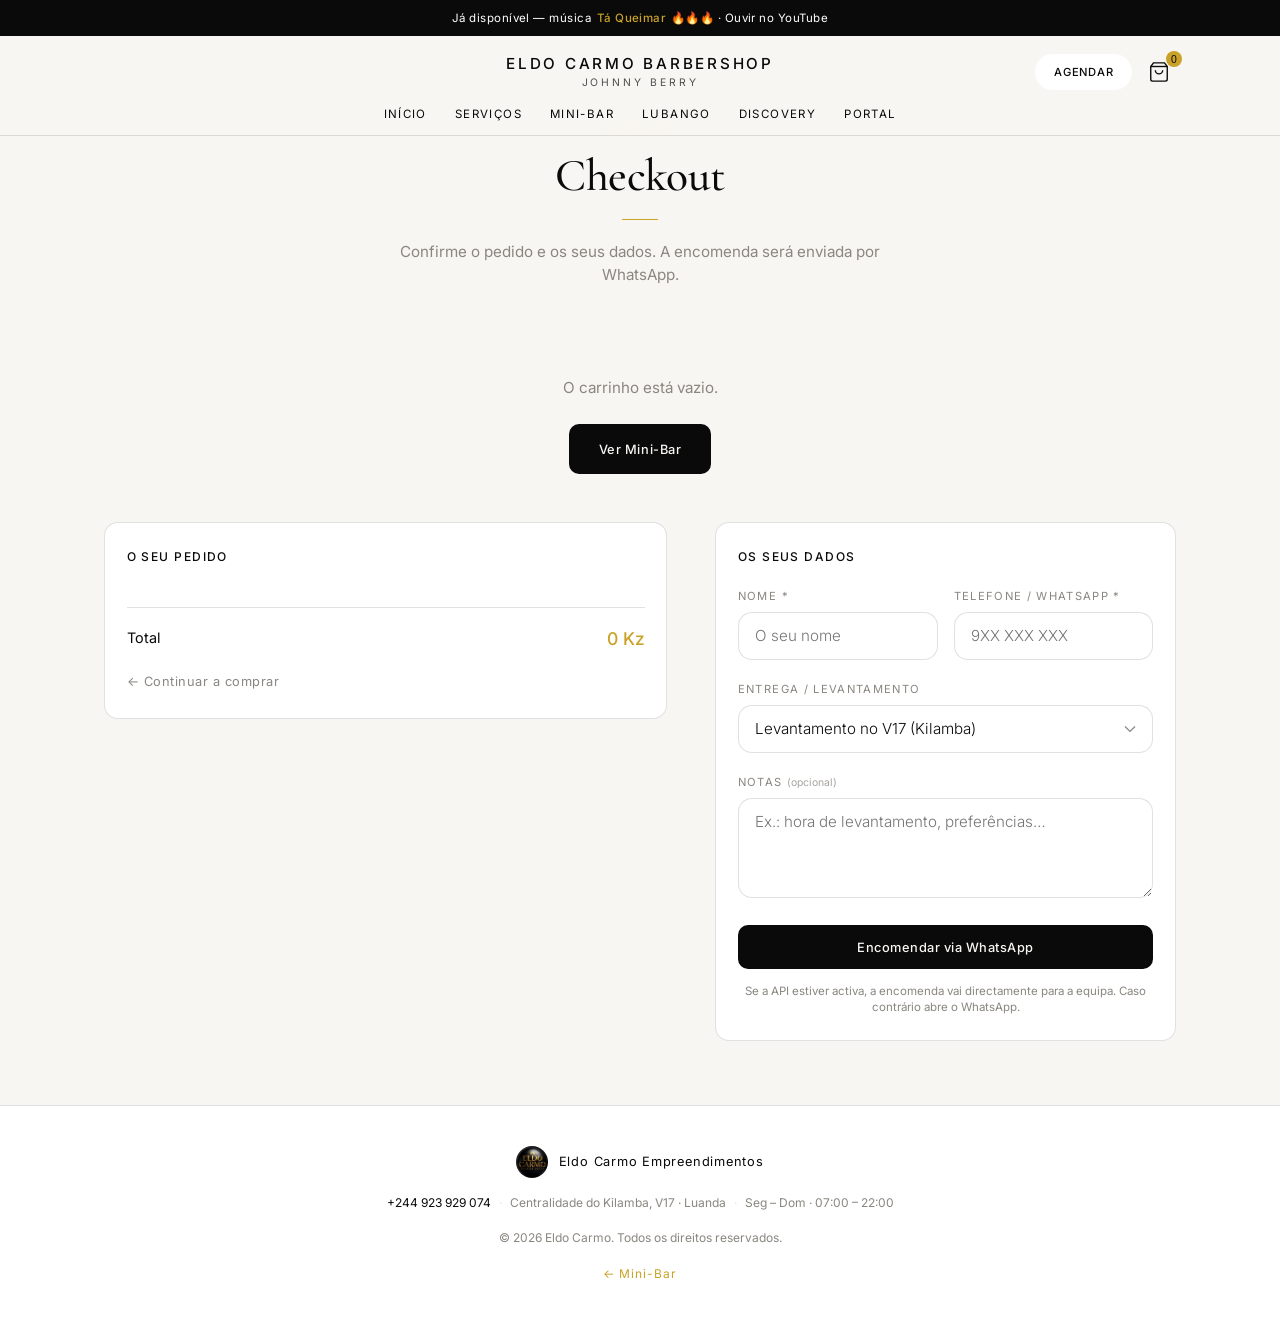
<file: barbershop/checkout.html>
<!DOCTYPE html>
<html lang="pt">
<head>
  <meta charset="UTF-8">
  <meta name="viewport" content="width=device-width, initial-scale=1.0">
  <meta name="description" content="Checkout — Eldo Carmo Mini-Bar. Confirme o seu pedido e envie via WhatsApp.">
  <title>Checkout | Eldo Carmo Mini-Bar</title>
  <link rel="preconnect" href="https://fonts.googleapis.com">
  <link rel="preconnect" href="https://fonts.gstatic.com" crossorigin>
  <link href="https://fonts.googleapis.com/css2?family=Cormorant+Garamond:ital,wght@0,400;0,500;0,600;1,400&family=Inter:wght@300;400;500;600&display=swap" rel="stylesheet">
  <link rel="stylesheet" href="css/style.css">
  <link rel="icon" href="assets/images/eldocarmologo.webp" type="image/webp">
</head>
<body>
  <a class="announce-bar" href="https://youtu.be/6vzUPh26JZA?si=xl3FzxXKTsRD6NoC" target="_blank" rel="noopener">
    Já disponível — música <strong>Tá Queimar</strong> 🔥🔥🔥 · Ouvir no YouTube
  </a>

  <header class="header header--solid" id="header">
    <div class="container header__inner">
      <button class="hamburger" id="hamburger" aria-label="Menu" aria-expanded="false" type="button">
        <span class="hamburger__line"></span>
        <span class="hamburger__line"></span>
        <span class="hamburger__line"></span>
      </button>

      <a href="index.html" class="header__logo">
        <span class="header__logo-name">Eldo Carmo Barbershop</span>
        <span class="header__logo-sub">Johnny Berry</span>
      </a>

      <div class="header__actions">
        <a href="index.html#agendar" class="btn btn--header-cta header__cta">Agendar</a>
        <button class="cart-btn" id="cart-btn" aria-label="Carrinho" type="button">
          <svg width="22" height="22" viewBox="0 0 24 24" fill="none" stroke="currentColor" stroke-width="1.5">
            <path d="M6 2L3 6v14a2 2 0 002 2h14a2 2 0 002-2V6l-3-4z"/>
            <line x1="3" y1="6" x2="21" y2="6"/>
            <path d="M16 10a4 4 0 01-8 0"/>
          </svg>
          <span class="cart-btn__count" id="cart-count">0</span>
        </button>
      </div>
    </div>

    <nav class="header__nav" aria-label="Menu principal">
      <a href="index.html" class="header__nav-link">Início</a>
      <a href="index.html#servicos" class="header__nav-link">Serviços</a>
      <a href="minibar.html" class="header__nav-link">Mini-Bar</a>
      <a href="index.html#lubango" class="header__nav-link">Lubango</a>
      <div class="header__nav-item header__nav-item--discover">
        <button type="button" class="header__nav-link header__nav-discover-trigger" aria-expanded="false" aria-haspopup="true">
          Discovery
        </button>
        <div class="header__discover-dropdown" role="menu">
          <p class="header__discover-label">Johnny Berry — Tá Queimar</p>
          <ul class="header__discover-music">
            <li>
              <a href="https://youtu.be/6vzUPh26JZA?si=xl3FzxXKTsRD6NoC" target="_blank" rel="noopener" role="menuitem">
                <img src="assets/icons/youtube.webp" alt="" width="88" height="28">
                <span>YouTube</span>
              </a>
            </li>
            <li>
              <a href="https://open.spotify.com/album/7LO9kumBSe1za71O5oKOjZ?si=1&nd=1&dlsi=8021751f937340e2" target="_blank" rel="noopener" role="menuitem">
                <img src="assets/icons/spotify.webp" alt="" width="88" height="28">
                <span>Spotify</span>
              </a>
            </li>
            <li>
              <a href="https://music.apple.com/us/album/t%C3%A1-queimar-feat-young-k-varox-007-single/6788576000" target="_blank" rel="noopener" role="menuitem">
                <img src="assets/icons/apple-music.webp" alt="" width="28" height="28">
                <span>Apple Music</span>
              </a>
            </li>
            <li>
              <a href="https://www.deezer.com/us/album/1023440431" target="_blank" rel="noopener" role="menuitem">
                <img src="assets/icons/deezer.webp" alt="" width="88" height="28">
                <span>Deezer</span>
              </a>
            </li>
            <li>
              <a href="https://www.youtube.com/results?search_query=Johnny+Berry+T%C3%A1+Queimar" target="_blank" rel="noopener" role="menuitem">
                <img src="assets/icons/youtube-music.webp" alt="" width="100" height="28">
                <span>YouTube Music</span>
              </a>
            </li>
          </ul>
        </div>
      </div>
      <a href="https://eldocarmo.pages.dev" class="header__nav-link" target="_blank" rel="noopener">Portal</a>
    </nav>
  </header>

  <div class="menu-drawer" id="menu-drawer" aria-hidden="true">
    <div class="menu-drawer__overlay" id="menu-overlay"></div>
    <aside class="menu-drawer__panel" role="dialog" aria-label="Menu">
      <div class="menu-drawer__head">
        <span class="menu-drawer__brand">Eldo Carmo Barbershop</span>
        <button class="menu-drawer__close" id="menu-close" aria-label="Fechar">
          <svg width="20" height="20" viewBox="0 0 24 24" fill="none" stroke="currentColor" stroke-width="1.5">
            <line x1="18" y1="6" x2="6" y2="18"/>
            <line x1="6" y1="6" x2="18" y2="18"/>
          </svg>
        </button>
      </div>

      <nav class="menu-drawer__nav" aria-label="Menu principal">
        <a href="index.html" class="menu-drawer__link">Início</a>
        <a href="index.html#servicos" class="menu-drawer__link">Serviços</a>
        <a href="minibar.html" class="menu-drawer__link">Mini-Bar</a>
        <a href="index.html#lubango" class="menu-drawer__link">Lubango</a>
        <a href="https://eldocarmo.pages.dev" class="menu-drawer__link" target="_blank" rel="noopener">Portal</a>
      </nav>

      <div class="menu-drawer__discover">
        <p class="menu-drawer__discover-title">Discovery</p>
        <p class="menu-drawer__discover-sub">Johnny Berry — Tá Queimar</p>
        <ul class="menu-drawer__music">
          <li>
            <a href="https://youtu.be/6vzUPh26JZA?si=xl3FzxXKTsRD6NoC" target="_blank" rel="noopener">
              <img src="assets/icons/youtube.webp" alt="" width="88" height="28">
              <span>YouTube</span>
            </a>
          </li>
          <li>
            <a href="https://open.spotify.com/album/7LO9kumBSe1za71O5oKOjZ?si=1&nd=1&dlsi=8021751f937340e2" target="_blank" rel="noopener">
              <img src="assets/icons/spotify.webp" alt="" width="88" height="28">
              <span>Spotify</span>
            </a>
          </li>
          <li>
            <a href="https://music.apple.com/us/album/t%C3%A1-queimar-feat-young-k-varox-007-single/6788576000" target="_blank" rel="noopener">
              <img src="assets/icons/apple-music.webp" alt="" width="28" height="28">
              <span>Apple Music</span>
            </a>
          </li>
          <li>
            <a href="https://www.deezer.com/us/album/1023440431" target="_blank" rel="noopener">
              <img src="assets/icons/deezer.webp" alt="" width="88" height="28">
              <span>Deezer</span>
            </a>
          </li>
          <li>
            <a href="https://www.youtube.com/results?search_query=Johnny+Berry+T%C3%A1+Queimar" target="_blank" rel="noopener">
              <img src="assets/icons/youtube-music.webp" alt="" width="100" height="28">
              <span>YouTube Music</span>
            </a>
          </li>
        </ul>
      </div>

      <div class="menu-drawer__cta">
        <a href="index.html#agendar" class="btn btn--primary btn--full menu-drawer__agendar">Agendar sessão</a>
      </div>
    </aside>
  </div>

  <main>
    <section class="section checkout-page">
      <div class="container">
        <header class="section__header checkout-page__header">
          <p class="section__eyebrow">Mini-Bar</p>
          <h1 class="section__title">Checkout</h1>
          <div class="section__line"></div>
          <p class="section__intro">Confirme o pedido e os seus dados. A encomenda será enviada por WhatsApp.</p>
        </header>

        <!-- Empty state -->
        <div class="checkout-empty" id="checkout-empty" hidden>
          <p>O carrinho está vazio.</p>
          <a href="minibar.html" class="btn btn--primary">Ver Mini-Bar</a>
        </div>

        <div class="checkout-layout" id="checkout-layout">
          <!-- Order summary -->
          <div class="checkout-summary">
            <h2 class="checkout-summary__title">O seu pedido</h2>
            <div class="checkout-items" id="checkout-items">
              <!-- filled by JS -->
            </div>
            <div class="checkout-summary__total">
              <span>Total</span>
              <strong id="checkout-total">0 Kz</strong>
            </div>
            <a href="minibar.html" class="checkout-summary__back">← Continuar a comprar</a>
          </div>

          <!-- Customer form -->
          <form class="checkout-form contact-form" id="checkout-form" novalidate>
            <h2 class="checkout-form__title">Os seus dados</h2>

            <div class="form-row">
              <div class="form-group">
                <label for="co-name">Nome *</label>
                <input type="text" id="co-name" name="name" required autocomplete="name" placeholder="O seu nome">
              </div>
              <div class="form-group">
                <label for="co-phone">Telefone / WhatsApp *</label>
                <input type="tel" id="co-phone" name="phone" required autocomplete="tel" placeholder="9XX XXX XXX" inputmode="tel">
              </div>
            </div>

            <div class="form-group">
              <label for="co-pickup">Entrega / levantamento</label>
              <select id="co-pickup" name="pickup">
                <option value="levantamento">Levantamento no V17 (Kilamba)</option>
                <option value="entrega">Entrega (combinar no WhatsApp)</option>
              </select>
            </div>

            <div class="form-group">
              <label for="co-notes">Notas <span class="optional">(opcional)</span></label>
              <textarea id="co-notes" name="notes" rows="3" placeholder="Ex.: hora de levantamento, preferências…"></textarea>
            </div>

            <button type="submit" class="btn btn--primary btn--full" id="checkout-submit">
              Encomendar via WhatsApp
            </button>
            <p class="checkout-form__hint">Se a API estiver activa, a encomenda vai directamente para a equipa. Caso contrário abre o WhatsApp.</p>
          </form>
        </div>
      </div>
    </section>
  </main>

  <footer class="footer">
    <div class="container footer__inner">
      <div class="footer__brand">
        <img src="assets/images/eldocarmologo.webp" alt="Eldo Carmo" width="40" height="40">
        <span>Eldo Carmo Empreendimentos</span>
      </div>
      <div class="footer__contact">
        <a href="https://wa.me/244923929074" target="_blank" rel="noopener">+244 923 929 074</a>
        <span class="footer__sep">·</span>
        <span>Centralidade do Kilamba, V17 · Luanda</span>
        <span class="footer__sep">·</span>
        <span>Seg – Dom · 07:00 – 22:00</span>
      </div>
      <p class="footer__copy">© 2026 Eldo Carmo. Todos os direitos reservados.</p>
      <a href="minibar.html" class="footer__link">← Mini-Bar</a>
    </div>
  </footer>

  <div class="cart-drawer" id="cart-drawer" aria-hidden="true">
    <div class="cart-drawer__overlay" id="cart-overlay"></div>
    <div class="cart-drawer__panel">
      <header class="cart-drawer__header">
        <h2>Carrinho</h2>
        <button class="cart-drawer__close" id="cart-close" aria-label="Fechar">
          <svg width="20" height="20" viewBox="0 0 24 24" fill="none" stroke="currentColor" stroke-width="1.5">
            <line x1="18" y1="6" x2="6" y2="18"/>
            <line x1="6" y1="6" x2="18" y2="18"/>
          </svg>
        </button>
      </header>
      <div class="cart-drawer__body" id="cart-items">
        <div class="cart-empty">
          <p class="cart-empty__title">O carrinho está vazio</p>
          <p class="cart-empty__text">Explore o Mini-Bar e adicione snacks ou bebidas.</p>
          <a href="minibar.html" class="btn btn--ghost btn--small">Ver Mini-Bar</a>
        </div>
      </div>
      <footer class="cart-drawer__footer">
        <div class="cart-total">
          <span>Total</span>
          <strong id="cart-total">0 Kz</strong>
        </div>
        <a class="btn btn--primary btn--full" id="checkout-btn" href="checkout.html" aria-disabled="true">
          Finalizar pedido
        </a>
        <button type="button" class="btn btn--ghost btn--full cart-clear" id="cart-clear" disabled>
          Limpar carrinho
        </button>
      </footer>
    </div>
  </div>

  <script src="js/products.js"></script>
  <script src="js/main.js"></script>
</body>
</html>
</file>
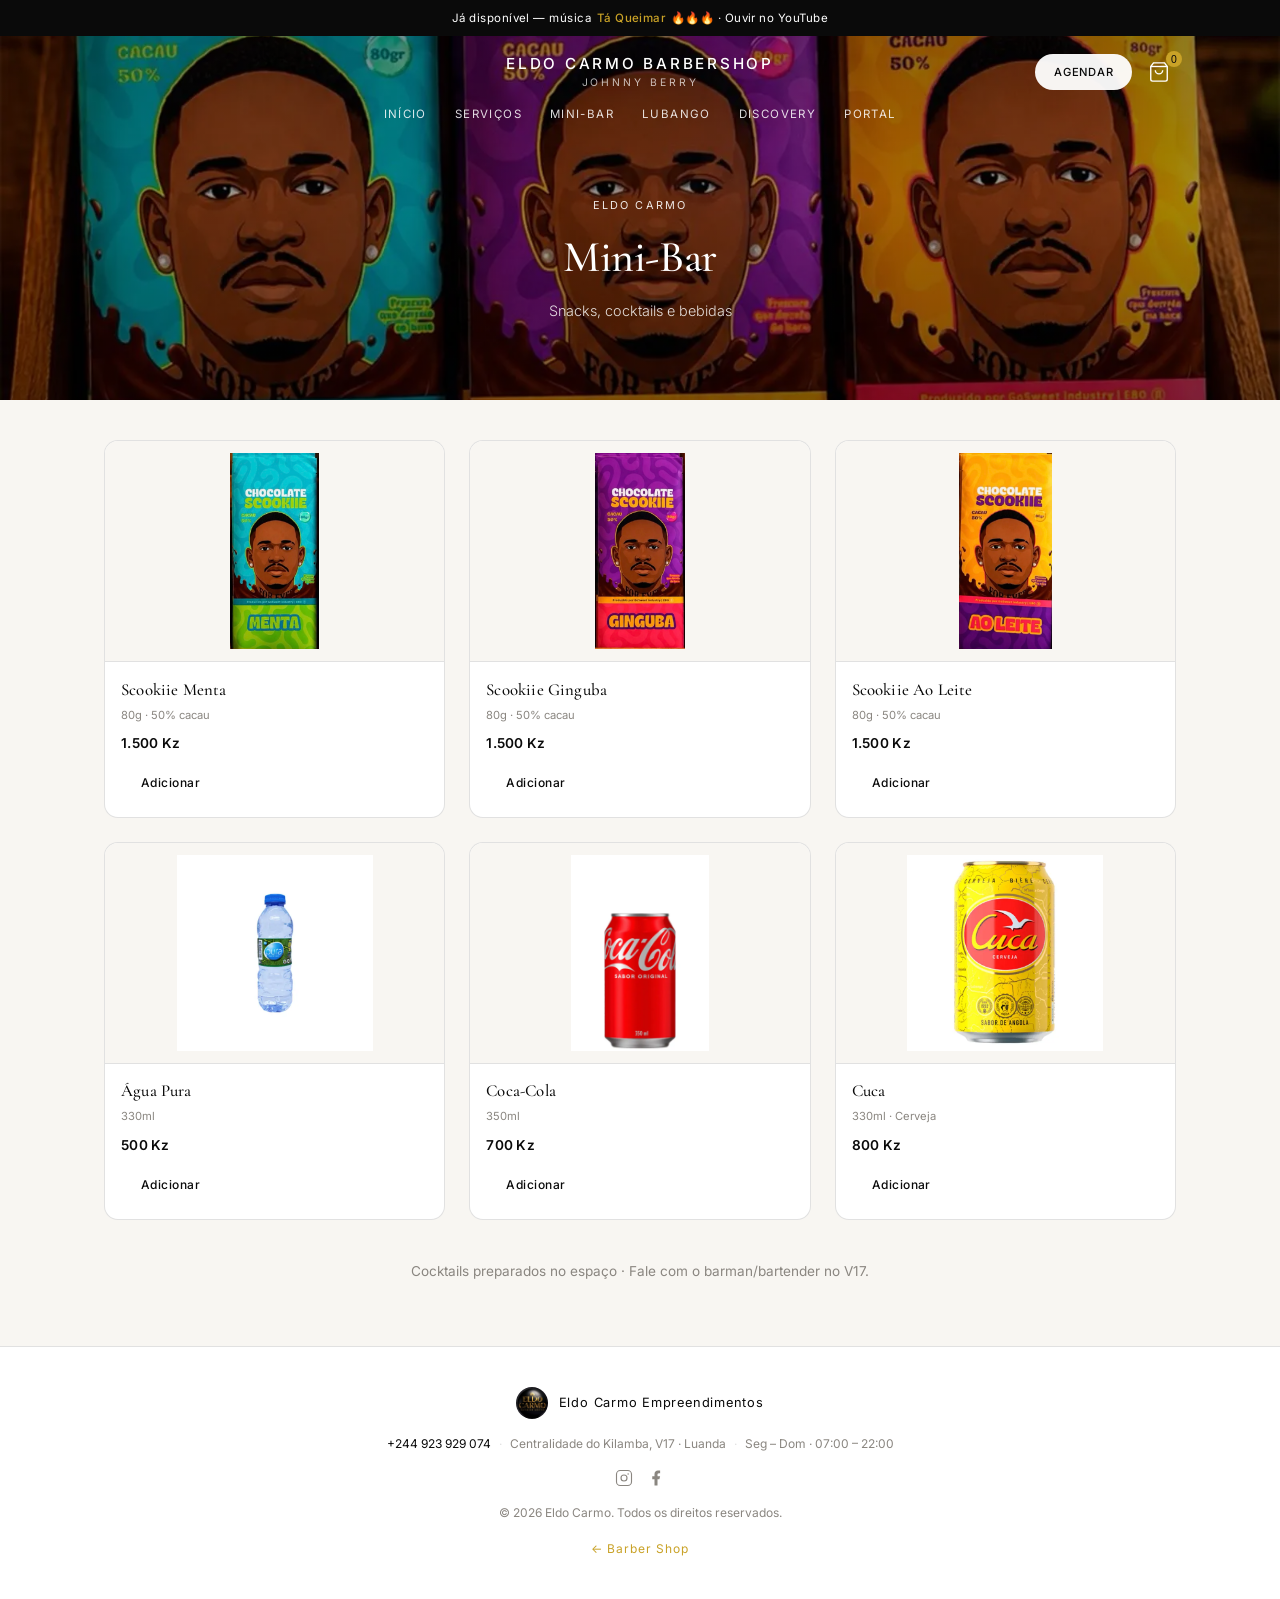
<file: barbershop/minibar.html>
<!DOCTYPE html>
<html lang="pt">
<head>
  <meta charset="UTF-8">
  <meta name="viewport" content="width=device-width, initial-scale=1.0">
  <meta name="description" content="Eldo Carmo Mini-Bar — Snacks, cocktails e bebidas. Chocolate Scookiie, refrigerantes e mais no V17, Luanda.">
  <title>Eldo Carmo Mini-Bar | Snacks, Cocktails &amp; Bebidas</title>
  <link rel="preconnect" href="https://fonts.googleapis.com">
  <link rel="preconnect" href="https://fonts.gstatic.com" crossorigin>
  <link href="https://fonts.googleapis.com/css2?family=Cormorant+Garamond:ital,wght@0,400;0,500;0,600;1,400&family=Inter:wght@300;400;500;600&display=swap" rel="stylesheet">
  <link rel="stylesheet" href="css/style.css">
  <link rel="icon" href="assets/images/eldocarmologo.webp" type="image/webp">
</head>
<body>
  <a class="announce-bar" href="https://youtu.be/6vzUPh26JZA?si=xl3FzxXKTsRD6NoC" target="_blank" rel="noopener">
    Já disponível — música <strong>Tá Queimar</strong> 🔥🔥🔥 · Ouvir no YouTube
  </a>

  <header class="header" id="header">
    <div class="container header__inner">
      <button class="hamburger" id="hamburger" aria-label="Menu" aria-expanded="false" type="button">
        <span class="hamburger__line"></span>
        <span class="hamburger__line"></span>
        <span class="hamburger__line"></span>
      </button>

      <a href="index.html" class="header__logo">
        <span class="header__logo-name">Eldo Carmo Barbershop</span>
        <span class="header__logo-sub">Johnny Berry</span>
      </a>

      <div class="header__actions">
        <a href="index.html#agendar" class="btn btn--header-cta header__cta">Agendar</a>
        <button class="cart-btn" id="cart-btn" aria-label="Carrinho" type="button">
          <svg width="22" height="22" viewBox="0 0 24 24" fill="none" stroke="currentColor" stroke-width="1.5">
            <path d="M6 2L3 6v14a2 2 0 002 2h14a2 2 0 002-2V6l-3-4z"/>
            <line x1="3" y1="6" x2="21" y2="6"/>
            <path d="M16 10a4 4 0 01-8 0"/>
          </svg>
          <span class="cart-btn__count" id="cart-count">0</span>
        </button>
      </div>
    </div>

    <nav class="header__nav" aria-label="Menu principal">
      <a href="index.html" class="header__nav-link">Início</a>
      <a href="index.html#servicos" class="header__nav-link">Serviços</a>
      <a href="minibar.html" class="header__nav-link">Mini-Bar</a>
      <a href="index.html#lubango" class="header__nav-link">Lubango</a>
      <div class="header__nav-item header__nav-item--discover">
        <button type="button" class="header__nav-link header__nav-discover-trigger" aria-expanded="false" aria-haspopup="true">
          Discovery
        </button>
        <div class="header__discover-dropdown" role="menu">
          <p class="header__discover-label">Johnny Berry — Tá Queimar</p>
          <ul class="header__discover-music">
            <li>
              <a href="https://youtu.be/6vzUPh26JZA?si=xl3FzxXKTsRD6NoC" target="_blank" rel="noopener" role="menuitem">
                <img src="assets/icons/youtube.webp" alt="" width="88" height="28">
                <span>YouTube</span>
              </a>
            </li>
            <li>
              <a href="https://open.spotify.com/album/7LO9kumBSe1za71O5oKOjZ?si=1&nd=1&dlsi=8021751f937340e2" target="_blank" rel="noopener" role="menuitem">
                <img src="assets/icons/spotify.webp" alt="" width="88" height="28">
                <span>Spotify</span>
              </a>
            </li>
            <li>
              <a href="https://music.apple.com/us/album/t%C3%A1-queimar-feat-young-k-varox-007-single/6788576000" target="_blank" rel="noopener" role="menuitem">
                <img src="assets/icons/apple-music.webp" alt="" width="28" height="28">
                <span>Apple Music</span>
              </a>
            </li>
            <li>
              <a href="https://www.deezer.com/us/album/1023440431" target="_blank" rel="noopener" role="menuitem">
                <img src="assets/icons/deezer.webp" alt="" width="88" height="28">
                <span>Deezer</span>
              </a>
            </li>
            <li>
              <a href="https://www.youtube.com/results?search_query=Johnny+Berry+T%C3%A1+Queimar" target="_blank" rel="noopener" role="menuitem">
                <img src="assets/icons/youtube-music.webp" alt="" width="100" height="28">
                <span>YouTube Music</span>
              </a>
            </li>
          </ul>
        </div>
      </div>
      <a href="https://eldocarmo.pages.dev" class="header__nav-link" target="_blank" rel="noopener">Portal</a>
    </nav>
  </header>

  <div class="menu-drawer" id="menu-drawer" aria-hidden="true">
    <div class="menu-drawer__overlay" id="menu-overlay"></div>
    <aside class="menu-drawer__panel" role="dialog" aria-label="Menu">
      <div class="menu-drawer__head">
        <span class="menu-drawer__brand">Eldo Carmo Barbershop</span>
        <button class="menu-drawer__close" id="menu-close" aria-label="Fechar">
          <svg width="20" height="20" viewBox="0 0 24 24" fill="none" stroke="currentColor" stroke-width="1.5">
            <line x1="18" y1="6" x2="6" y2="18"/>
            <line x1="6" y1="6" x2="18" y2="18"/>
          </svg>
        </button>
      </div>

      <nav class="menu-drawer__nav" aria-label="Menu principal">
        <a href="index.html" class="menu-drawer__link">Início</a>
        <a href="index.html#servicos" class="menu-drawer__link">Serviços</a>
        <a href="minibar.html" class="menu-drawer__link">Mini-Bar</a>
        <a href="index.html#lubango" class="menu-drawer__link">Lubango</a>
        <a href="https://eldocarmo.pages.dev" class="menu-drawer__link" target="_blank" rel="noopener">Portal</a>
      </nav>

      <div class="menu-drawer__discover">
        <p class="menu-drawer__discover-title">Discovery</p>
        <p class="menu-drawer__discover-sub">Johnny Berry — Tá Queimar</p>
        <ul class="menu-drawer__music">
          <li>
            <a href="https://youtu.be/6vzUPh26JZA?si=xl3FzxXKTsRD6NoC" target="_blank" rel="noopener">
              <img src="assets/icons/youtube.webp" alt="" width="88" height="28">
              <span>YouTube</span>
            </a>
          </li>
          <li>
            <a href="https://open.spotify.com/album/7LO9kumBSe1za71O5oKOjZ?si=1&nd=1&dlsi=8021751f937340e2" target="_blank" rel="noopener">
              <img src="assets/icons/spotify.webp" alt="" width="88" height="28">
              <span>Spotify</span>
            </a>
          </li>
          <li>
            <a href="https://music.apple.com/us/album/t%C3%A1-queimar-feat-young-k-varox-007-single/6788576000" target="_blank" rel="noopener">
              <img src="assets/icons/apple-music.webp" alt="" width="28" height="28">
              <span>Apple Music</span>
            </a>
          </li>
          <li>
            <a href="https://www.deezer.com/us/album/1023440431" target="_blank" rel="noopener">
              <img src="assets/icons/deezer.webp" alt="" width="88" height="28">
              <span>Deezer</span>
            </a>
          </li>
          <li>
            <a href="https://www.youtube.com/results?search_query=Johnny+Berry+T%C3%A1+Queimar" target="_blank" rel="noopener">
              <img src="assets/icons/youtube-music.webp" alt="" width="100" height="28">
              <span>YouTube Music</span>
            </a>
          </li>
        </ul>
      </div>

      <div class="menu-drawer__cta">
        <a href="index.html#agendar" class="btn btn--primary btn--full menu-drawer__agendar">Agendar sessão</a>
      </div>
    </aside>
  </div>

  <main>
    <section class="minibar-hero" aria-label="Eldo Carmo Mini-Bar">
      <img class="minibar-hero__img" src="assets/images/minibar-hero.webp" alt="Chocolate Scookiie — Menta, Ginguba e Ao Leite">
      <div class="minibar-hero__overlay">
        <p class="minibar-hero__eyebrow">Eldo Carmo</p>
        <h1 class="minibar-hero__title">Mini-Bar</h1>
        <p class="minibar-hero__text">Snacks, cocktails e bebidas</p>
      </div>
    </section>

    <section class="section minibar-page">
      <div class="container">
        <div class="products-grid" id="products-grid">
          <article class="product-card" data-id="scookiie-menta" data-name="Chocolate Scookiie — Menta" data-price="1500">
            <div class="product-card__image">
              <img src="assets/products/scookiie-menta.webp" alt="Chocolate Scookiie Menta" loading="lazy">
            </div>
            <div class="product-card__body">
              <h3 class="product-card__title">Scookiie Menta</h3>
              <p class="product-card__meta">80g · 50% cacau</p>
              <p class="product-card__price">1.500 Kz</p>
              <button class="btn btn--small add-to-cart">Adicionar</button>
            </div>
          </article>

          <article class="product-card" data-id="scookiie-ginguba" data-name="Chocolate Scookiie — Ginguba" data-price="1500">
            <div class="product-card__image">
              <img src="assets/products/scookiie-ginguba.webp" alt="Chocolate Scookiie Ginguba" loading="lazy">
            </div>
            <div class="product-card__body">
              <h3 class="product-card__title">Scookiie Ginguba</h3>
              <p class="product-card__meta">80g · 50% cacau</p>
              <p class="product-card__price">1.500 Kz</p>
              <button class="btn btn--small add-to-cart">Adicionar</button>
            </div>
          </article>

          <article class="product-card" data-id="scookiie-leite" data-name="Chocolate Scookiie — Ao Leite" data-price="1500">
            <div class="product-card__image">
              <img src="assets/products/scookiie-aoleite.webp" alt="Chocolate Scookiie Ao Leite" loading="lazy">
            </div>
            <div class="product-card__body">
              <h3 class="product-card__title">Scookiie Ao Leite</h3>
              <p class="product-card__meta">80g · 50% cacau</p>
              <p class="product-card__price">1.500 Kz</p>
              <button class="btn btn--small add-to-cart">Adicionar</button>
            </div>
          </article>

          <article class="product-card" data-id="agua-pura" data-name="Água Pura 330ml" data-price="500">
            <div class="product-card__image">
              <img src="assets/products/agua-pura.webp" alt="Água Pura 330ml" loading="lazy">
            </div>
            <div class="product-card__body">
              <h3 class="product-card__title">Água Pura</h3>
              <p class="product-card__meta">330ml</p>
              <p class="product-card__price">500 Kz</p>
              <button class="btn btn--small add-to-cart">Adicionar</button>
            </div>
          </article>

          <article class="product-card" data-id="coca-cola" data-name="Coca-Cola 350ml" data-price="700">
            <div class="product-card__image">
              <img src="assets/products/coca-cola.webp" alt="Coca-Cola 350ml" loading="lazy">
            </div>
            <div class="product-card__body">
              <h3 class="product-card__title">Coca-Cola</h3>
              <p class="product-card__meta">350ml</p>
              <p class="product-card__price">700 Kz</p>
              <button class="btn btn--small add-to-cart">Adicionar</button>
            </div>
          </article>

          <article class="product-card" data-id="cuca" data-name="Cuca Cerveja 330ml" data-price="800">
            <div class="product-card__image">
              <img src="assets/products/cuca.webp" alt="Cuca Cerveja 330ml" loading="lazy">
            </div>
            <div class="product-card__body">
              <h3 class="product-card__title">Cuca</h3>
              <p class="product-card__meta">330ml · Cerveja</p>
              <p class="product-card__price">800 Kz</p>
              <button class="btn btn--small add-to-cart">Adicionar</button>
            </div>
          </article>
        </div>

        <p class="minibar-note">Cocktails preparados no espaço · Fale com o barman/bartender no V17.</p>
      </div>
    </section>
  </main>

  <footer class="footer">
    <div class="container footer__inner">
      <div class="footer__brand">
        <img src="assets/images/eldocarmologo.webp" alt="Eldo Carmo" width="40" height="40">
        <span>Eldo Carmo Empreendimentos</span>
      </div>
      <div class="footer__contact">
        <a href="https://wa.me/244923929074" target="_blank" rel="noopener">+244 923 929 074</a>
        <span class="footer__sep">·</span>
        <span>Centralidade do Kilamba, V17 · Luanda</span>
        <span class="footer__sep">·</span>
        <span>Seg – Dom · 07:00 – 22:00</span>
      </div>
      <div class="footer__social">
        <a href="https://www.instagram.com/eldo_carmo/" target="_blank" rel="noopener" aria-label="Instagram">
          <svg width="18" height="18" viewBox="0 0 24 24" fill="none" stroke="currentColor" stroke-width="1.5" stroke-linecap="round" stroke-linejoin="round" aria-hidden="true">
            <rect x="2" y="2" width="20" height="20" rx="5"/>
            <circle cx="12" cy="12" r="4"/>
            <circle cx="17.5" cy="6.5" r="1" fill="currentColor" stroke="none"/>
          </svg>
        </a>
        <a href="https://www.facebook.com/EldoCarmoBeleza" target="_blank" rel="noopener" aria-label="Facebook">
          <svg width="18" height="18" viewBox="0 0 24 24" fill="currentColor" aria-hidden="true">
            <path d="M14 13.5h2.5l1-4H14v-2c0-1.03 0-2 2-2h1.5V2.14c-.326-.043-1.557-.14-2.857-.14C11.928 2 10 3.657 10 6.7v2.8H7v4h3V22h4v-8.5z"/>
          </svg>
        </a>
      </div>
      <p class="footer__copy">© 2026 Eldo Carmo. Todos os direitos reservados.</p>
      <a href="index.html" class="footer__link">← Barber Shop</a>
    </div>
  </footer>

  <div class="cart-drawer" id="cart-drawer" aria-hidden="true">
    <div class="cart-drawer__overlay" id="cart-overlay"></div>
    <div class="cart-drawer__panel">
      <header class="cart-drawer__header">
        <h2>Carrinho</h2>
        <button class="cart-drawer__close" id="cart-close" aria-label="Fechar">
          <svg width="20" height="20" viewBox="0 0 24 24" fill="none" stroke="currentColor" stroke-width="1.5">
            <line x1="18" y1="6" x2="6" y2="18"/>
            <line x1="6" y1="6" x2="18" y2="18"/>
          </svg>
        </button>
      </header>
      <div class="cart-drawer__body" id="cart-items">
        <div class="cart-empty">
          <p class="cart-empty__title">O carrinho está vazio</p>
          <p class="cart-empty__text">Explore o Mini-Bar e adicione snacks ou bebidas.</p>
          <a href="minibar.html" class="btn btn--ghost btn--small">Ver Mini-Bar</a>
        </div>
      </div>
      <footer class="cart-drawer__footer">
        <div class="cart-total">
          <span>Total</span>
          <strong id="cart-total">0 Kz</strong>
        </div>
        <a class="btn btn--primary btn--full is-disabled" id="checkout-btn" href="checkout.html" aria-disabled="true">
          Finalizar pedido
        </a>
        <button type="button" class="btn btn--ghost btn--full cart-clear" id="cart-clear" disabled>
          Limpar carrinho
        </button>

      </footer>
    </div>
  </div>

  <script src="js/products.js"></script>
  <script src="js/main.js"></script>
</body>
</html>
</file>
<file: barbershop/css/style.css>
/* ============================================
   Eldo Carmo Barber Shop
   Quiet Luxury · Thin lines · Mobile-first
   ============================================ */

*, *::before, *::after {
  margin: 0;
  padding: 0;
  box-sizing: border-box;
}

:root {
  --black: #0A0A0A;
  --near-black: #141414;
  --gold: #C9A227;
  --gold-light: #D4AF37;
  --cream: #F8F6F2;
  --soft-gray: #E8E6E1;
  --muted: #8A8680;
  --white: #FFFFFF;
  --border: rgba(10, 10, 10, 0.12);
  --border-light: rgba(255, 255, 255, 0.12);

  --font-display: 'Cormorant Garamond', Georgia, 'Times New Roman', serif;
  --font-body: 'Inter', -apple-system, BlinkMacSystemFont, 'Segoe UI', Roboto, sans-serif;

  --font-light: 300;
  --font-regular: 400;
  --font-medium: 500;
  --font-semibold: 600;

  --space-1: 0.25rem;
  --space-2: 0.5rem;
  --space-3: 1rem;
  --space-4: 1.5rem;
  --space-5: 2.5rem;
  --space-6: 4rem;
  --space-7: 6rem;

  --line: 1px;
  --line-thick: 1.5px;
  --radius: 14px;
  --radius-sm: 10px;
  --transition: 0.35s cubic-bezier(0.25, 0.46, 0.45, 0.94);
  --shadow-soft: 0 4px 24px rgba(0, 0, 0, 0.06);
  --shadow-lift: 0 12px 40px rgba(0, 0, 0, 0.1);
}

html {
  font-size: 16px;
  scroll-behavior: smooth;
  -webkit-font-smoothing: antialiased;
}

body {
  font-family: var(--font-body);
  font-weight: var(--font-regular);
  color: var(--black);
  background: var(--cream);
  line-height: 1.65;
  overflow-x: hidden;
}

@media (prefers-reduced-motion: reduce) {
  html { scroll-behavior: auto; }
  *, *::before, *::after {
    animation-duration: 0.01ms !important;
    animation-iteration-count: 1 !important;
    transition-duration: 0.01ms !important;
  }
}

img {
  max-width: 100%;
  height: auto;
  display: block;
}

a {
  color: inherit;
  text-decoration: none;
}

ul {
  list-style: none;
}

.container {
  width: 100%;
  max-width: 1120px;
  margin: 0 auto;
  padding: 0 1.5rem;
}

/* ========== BUTTONS ========== */
/* Soft filled rounded rectangle (Kylie-inspired) */
.btn {
  display: inline-flex;
  align-items: center;
  justify-content: center;
  gap: 0.5rem;
  padding: 0.9rem 1.9rem;
  font-family: var(--font-body);
  font-size: 0.8rem;
  font-weight: var(--font-medium);
  letter-spacing: 0.04em;
  text-transform: none;
  border: none;
  border-radius: var(--radius-sm);
  cursor: pointer;
  transition: background var(--transition), color var(--transition), box-shadow var(--transition), opacity var(--transition), transform var(--transition);
  background: transparent;
  color: inherit;
  box-shadow: none;
}

.btn--primary {
  background: var(--black);
  color: var(--cream);
}

.btn--primary:hover {
  background: #1a1a1a;
  color: var(--cream);
  box-shadow: var(--shadow-soft);
  transform: translateY(-1px);
}

.btn--header-cta {
  display: none;
  padding: 0.55rem 1.15rem;
  font-size: 0.7rem;
  font-weight: var(--font-medium);
  letter-spacing: 0.08em;
  text-transform: uppercase;
  background: var(--black);
  color: var(--cream);
  border-radius: 999px;
}

.btn--header-cta:hover {
  background: #1a1a1a;
  color: var(--cream);
  box-shadow: var(--shadow-soft);
}

.header:not(.is-scrolled) .btn--header-cta {
  background: rgba(255, 255, 255, 0.95);
  color: var(--black);
}

.header:not(.is-scrolled) .btn--header-cta:hover {
  background: #fff;
  color: var(--black);
}

@media (min-width: 600px) {
  .btn--header-cta {
    display: inline-flex;
  }
}

.btn--ghost {
  background: transparent;
  color: var(--black);
  border: 1.5px solid var(--border);
  box-shadow: none;
}

.btn--ghost:hover {
  background: rgba(0, 0, 0, 0.04);
  border-color: var(--black);
}

.btn--small {
  padding: 0.55rem 1.25rem;
  font-size: 0.75rem;
}

.btn--full {
  width: 100%;
}

.btn:disabled {
  opacity: 0.4;
  cursor: not-allowed;
}

/* ========== HEADER ========== */
/* ========== ANNOUNCEMENT BAR ========== */
.announce-bar {
  position: fixed;
  top: 0;
  left: 0;
  right: 0;
  z-index: 110;
  display: flex;
  align-items: center;
  justify-content: center;
  gap: 0.35rem;
  min-height: 36px;
  padding: 0.45rem 1rem;
  background: var(--black);
  color: #fff;
  font-size: 0.72rem;
  letter-spacing: 0.04em;
  text-align: center;
  text-decoration: none;
  transition: transform 0.3s ease, opacity 0.3s ease;
  transform: translateY(0);
  opacity: 1;
}

.announce-bar.is-hidden {
  transform: translateY(-100%);
  opacity: 0;
  pointer-events: none;
}

.announce-bar:hover {
  opacity: 0.9;
  color: #fff;
}

.announce-bar.is-hidden:hover {
  opacity: 0;
}

.announce-bar strong {
  font-weight: var(--font-medium);
  color: var(--gold);
}

/* ========== HEADER ========== */
.header {
  position: fixed;
  top: 36px;
  left: 0;
  right: 0;
  z-index: 100;
  background: transparent;
  border-bottom: var(--line) solid transparent;
  transition: background 0.3s ease, border-color 0.3s ease, box-shadow 0.3s ease, top 0.3s ease;
}

.header.announce-hidden {
  top: 0;
}

.header.is-scrolled {
  background: rgba(248, 246, 242, 0.92);
  backdrop-filter: blur(16px);
  -webkit-backdrop-filter: blur(16px);
  border-bottom-color: var(--border);
  box-shadow: 0 1px 0 rgba(0, 0, 0, 0.04);
}

.header.is-scrolled .header__inner {
  height: 56px;
}

.header__inner {
  position: relative;
  display: grid;
  grid-template-columns: 44px 1fr auto;
  align-items: center;
  height: 64px;
  transition: height 0.3s ease;
}

.header__logo {
  display: flex;
  flex-direction: column;
  align-items: center;
  justify-content: center;
  gap: 0.15rem;
  color: #fff;
  transition: color 0.3s ease;
  text-decoration: none;
  justify-self: center;
  grid-column: 2;
  text-align: center;
  line-height: 1.15;
}

.header.is-scrolled .header__logo {
  color: var(--black);
}

.header__logo-name {
  font-weight: var(--font-medium);
  font-size: 0.68rem;
  letter-spacing: 0.12em;
  text-transform: uppercase;
}

.header__logo-sub {
  font-size: 0.55rem;
  font-weight: var(--font-regular);
  letter-spacing: 0.2em;
  text-transform: uppercase;
  opacity: 0.7;
}

/* Desktop: logo above nav (Kylie-style) */
.header__nav {
  display: none;
  align-items: center;
  justify-content: center;
  gap: 1.75rem;
  padding: 0 1rem 0.85rem;
}

.header__nav-link {
  display: inline-flex;
  align-items: center;
  font-size: 0.72rem;
  font-weight: var(--font-regular);
  letter-spacing: 0.12em;
  text-transform: uppercase;
  line-height: 1.2;
  color: rgba(255, 255, 255, 0.85);
  transition: color 0.2s ease;
  padding: 0;
  margin: 0;
  vertical-align: middle;
}

.header.is-scrolled .header__nav-link {
  color: var(--muted);
}

.header__nav-link:hover {
  color: #fff;
}

.header.is-scrolled .header__nav-link:hover {
  color: var(--black);
}

/* ========== DESKTOP DISCOVERY DROPDOWN ========== */
.header__nav-item {
  position: relative;
  display: inline-flex;
  align-items: center;
}

.header__nav-discover-trigger {
  background: none;
  border: none;
  cursor: pointer;
  padding: 0;
  margin: 0;
  font: inherit;
  font-size: 0.72rem;
  font-weight: var(--font-regular);
  letter-spacing: 0.12em;
  text-transform: uppercase;
  line-height: 1.2;
  color: rgba(255, 255, 255, 0.85);
  transition: color 0.2s ease;
  display: inline-flex;
  align-items: center;
}

.header__discover-dropdown {
  position: absolute;
  top: 100%;
  left: 50%;
  transform: translateX(-50%) translateY(4px);
  min-width: 240px;
  /* padding-top bridges the gap so hover never breaks while moving to the menu */
  padding: 0.85rem 1.15rem 0.85rem;
  margin-top: 0;
  background: #fff;
  border: 1px solid var(--border, rgba(0,0,0,0.1));
  border-radius: 10px;
  box-shadow: 0 12px 40px rgba(0, 0, 0, 0.08);
  opacity: 0;
  visibility: hidden;
  pointer-events: none;
  transition: opacity 0.18s ease, transform 0.18s ease, visibility 0.18s ease;
  z-index: 80;
}

/* Invisible hit-area bridge between trigger and panel */
.header__discover-dropdown::before {
  content: "";
  position: absolute;
  left: 0;
  right: 0;
  top: -14px;
  height: 14px;
}

.header__nav-item--discover:hover .header__discover-dropdown,
.header__nav-item--discover:focus-within .header__discover-dropdown {
  opacity: 1;
  visibility: visible;
  pointer-events: auto;
  transform: translateX(-50%) translateY(0);
}

.header__discover-label {
  font-size: 0.72rem;
  font-weight: 500;
  letter-spacing: 0.04em;
  color: var(--black, #111);
  margin: 0 0 0.75rem;
  padding-bottom: 0.65rem;
  border-bottom: 1px solid var(--border, rgba(0,0,0,0.08));
}

.header__discover-music {
  list-style: none;
  margin: 0;
  padding: 0;
  display: flex;
  flex-direction: column;
  gap: 0;
}

.header__discover-music li {
  border-bottom: 1px solid var(--border, rgba(0,0,0,0.06));
}

.header__discover-music li:last-child {
  border-bottom: none;
}

.header__discover-music a {
  display: flex;
  align-items: center;
  gap: 0.75rem;
  padding: 0.65rem 0;
  font-size: 0.82rem;
  color: var(--black, #111);
  text-decoration: none;
  transition: color 0.2s ease, opacity 0.2s ease;
}

.header__discover-music a img {
  height: 20px;
  width: auto;
  max-width: 88px;
  object-fit: contain;
  flex-shrink: 0;
}

.header__discover-music a:hover {
  color: var(--gold, #c4a574);
  opacity: 0.9;
}

/* Keep trigger color consistent with other nav links */
.header.is-scrolled .header__nav-discover-trigger {
  color: var(--muted);
}
.header__nav-discover-trigger:hover,
.header__nav-item--discover:hover .header__nav-discover-trigger {
  color: #fff;
}
.header.is-scrolled .header__nav-discover-trigger:hover,
.header.is-scrolled .header__nav-item--discover:hover .header__nav-discover-trigger {
  color: var(--black);
}

@media (min-width: 900px) {
  .header__inner {
    grid-template-columns: 1fr auto 1fr;
    height: 72px;
  }

  .header.is-scrolled .header__inner {
    height: 60px;
  }

  .hamburger {
    display: none !important;
  }

  .header__logo {
    grid-column: 2;
    gap: 0.25rem;
  }

  .header__logo-name {
    font-size: 0.95rem;
    letter-spacing: 0.18em;
  }

  .header__logo-sub {
    font-size: 0.65rem;
    letter-spacing: 0.28em;
  }

  .header__nav {
    display: flex;
  }

  .header__actions {
    justify-self: end;
  }
}

.header__actions {
  display: flex;
  align-items: center;
  justify-content: flex-end;
  gap: 0.65rem;
  grid-column: 3;
  justify-self: end;
}

/* Cart button */
.cart-btn {
  position: relative;
  background: none;
  border: none;
  cursor: pointer;
  color: #fff;
  padding: 0.35rem;
  display: flex;
  align-items: center;
  transition: color 0.3s ease;
}

.header.is-scrolled .cart-btn {
  color: var(--black);
}

.cart-btn__count {
  position: absolute;
  top: -4px;
  right: -6px;
  background: var(--gold);
  color: var(--black);
  font-size: 0.65rem;
  font-weight: var(--font-medium);
  width: 16px;
  height: 16px;
  border-radius: 50%;
  display: flex;
  align-items: center;
  justify-content: center;
}

/* Hamburger — left side */
.hamburger {
  display: flex;
  flex-direction: column;
  justify-content: center;
  gap: 5px;
  width: 26px;
  height: 26px;
  background: none;
  border: none;
  cursor: pointer;
  padding: 0;
  flex-shrink: 0;
}

.hamburger__line {
  display: block;
  width: 100%;
  height: 1.5px;
  background: #fff;
  transition: all 0.3s ease, background 0.3s ease;
  transform-origin: center;
}

.header.is-scrolled .hamburger__line {
  background: var(--black);
}

.hamburger.is-active .hamburger__line:nth-child(1) {
  transform: translateY(6.5px) rotate(45deg);
}

.hamburger.is-active .hamburger__line:nth-child(2) {
  opacity: 0;
  transform: scaleX(0);
}

.hamburger.is-active .hamburger__line:nth-child(3) {
  transform: translateY(-6.5px) rotate(-45deg);
}

/* ========== LEFT MENU DRAWER ========== */
.menu-drawer {
  position: fixed;
  top: 0;
  left: 0;
  width: 100%;
  height: 100%;
  z-index: 9999;
  visibility: hidden;
}

.menu-drawer.is-open {
  visibility: visible;
}

.menu-drawer__overlay {
  position: absolute;
  top: 0;
  left: 0;
  width: 100%;
  height: 100%;
  background: rgba(0, 0, 0, 0.55);
  opacity: 0;
  transition: opacity 0.3s ease;
  cursor: pointer;
}

.menu-drawer.is-open .menu-drawer__overlay {
  opacity: 1;
}

.menu-drawer__panel {
  position: absolute;
  top: 0;
  left: 0;
  width: min(300px, 85vw);
  height: 100%;
  background: #F8F6F2;
  color: #0A0A0A;
  padding: 1.25rem 1.35rem 2rem;
  transform: translate3d(-100%, 0, 0);
  transition: transform 0.35s cubic-bezier(0.25, 0.46, 0.45, 0.94);
  overflow-y: auto;
  display: flex;
  flex-direction: column;
  box-shadow: 4px 0 24px rgba(0, 0, 0, 0.25);
  -webkit-overflow-scrolling: touch;
}

.menu-drawer.is-open .menu-drawer__panel {
  transform: translate3d(0, 0, 0);
}

body.menu-open {
  overflow: hidden;
}

.menu-drawer__head {
  display: flex;
  align-items: center;
  justify-content: space-between;
  margin-bottom: 1.75rem;
  padding-bottom: 1rem;
  border-bottom: var(--line) solid var(--border);
}

.menu-drawer__brand {
  font-size: 0.85rem;
  font-weight: var(--font-medium);
  letter-spacing: 0.1em;
  text-transform: uppercase;
}

.menu-drawer__close {
  background: none;
  border: none;
  cursor: pointer;
  color: var(--black);
  padding: 0.35rem;
  display: flex;
}

.menu-drawer__nav {
  display: flex;
  flex-direction: column;
}

.menu-drawer__link {
  display: block;
  padding: 0.95rem 0;
  font-size: 0.95rem;
  font-weight: var(--font-regular);
  letter-spacing: 0.12em;
  text-transform: uppercase;
  color: var(--black);
  border-bottom: var(--line) solid var(--border);
  transition: color 0.2s ease;
}

.menu-drawer__link:hover {
  color: var(--gold);
}

.menu-drawer__discover {
  margin-top: auto;
  padding-top: 2rem;
}

.menu-drawer__cta {
  margin-top: 1.5rem;
  padding-top: 1.25rem;
  border-top: var(--line) solid var(--border);
  position: sticky;
  bottom: 0;
  background: #F8F6F2;
  padding-bottom: 0.25rem;
}

.menu-drawer__agendar {
  letter-spacing: 0.06em;
}

.menu-drawer__discover-title {
  font-size: 0.68rem;
  letter-spacing: 0.16em;
  text-transform: uppercase;
  color: var(--muted);
  margin-bottom: 0.35rem;
}

.menu-drawer__discover-sub {
  font-size: 0.85rem;
  font-weight: var(--font-medium);
  margin-bottom: 1rem;
  color: var(--black);
}

.menu-drawer__music {
  list-style: none;
  display: flex;
  flex-direction: column;
  gap: 0;
  border-top: var(--line) solid var(--border);
}

.menu-drawer__music li {
  border-bottom: var(--line) solid var(--border);
}

.menu-drawer__music a {
  display: flex;
  align-items: center;
  gap: 0.85rem;
  padding: 0.8rem 0;
  font-size: 0.88rem;
  color: var(--black);
  transition: color 0.2s ease, opacity 0.2s ease;
}

.menu-drawer__music a img {
  height: 22px;
  width: auto;
  max-width: 96px;
  object-fit: contain;
  flex-shrink: 0;
}

.menu-drawer__music a:hover {
  color: var(--gold);
  opacity: 0.85;
}

/* ========== HERO ========== */
.hero {
  min-height: 100vh;
  min-height: 100dvh;
  display: flex;
  align-items: center;
  padding: 9.5rem 0 5rem;
  position: relative;
  background-color: var(--black);
  overflow: hidden;
}

.hero__media {
  position: absolute;
  inset: 0;
  z-index: 0;
}

/* Mobile: portrait framing — keep subject high in frame */
.hero__still,
.hero__video {
  position: absolute;
  inset: 0;
  width: 100%;
  height: 100%;
  object-fit: cover;
  object-position: center 18%;
}

.hero__still {
  z-index: 2;
  opacity: 1;
  transition: opacity 0.8s ease;
}

.hero__still.is-hidden {
  opacity: 0;
  pointer-events: none;
}

.hero__video {
  z-index: 1;
  opacity: 0;
  transition: opacity 0.8s ease;
}

.hero__video.is-visible {
  opacity: 1;
  z-index: 2;
}

.hero__overlay {
  position: absolute;
  inset: 0;
  z-index: 3;
  background: linear-gradient(
    105deg,
    rgba(0, 0, 0, 0.88) 0%,
    rgba(0, 0, 0, 0.58) 42%,
    rgba(0, 0, 0, 0.28) 100%
  );
  pointer-events: none;
}

.hero__content {
  max-width: 640px;
  position: relative;
  z-index: 4;
}

.hero__content::before {
  content: "";
  position: absolute;
  inset: -1.5rem -1.25rem -1.75rem -1.5rem;
  background: radial-gradient(ellipse at left center, rgba(0, 0, 0, 0.35) 0%, transparent 70%);
  z-index: -1;
  pointer-events: none;
}

/* Desktop: fill landscape viewport — center crop of portrait media */
@media (min-width: 900px) {
  .hero {
    min-height: 100vh;
    min-height: 100dvh;
    padding: 10rem 0 6rem;
    align-items: center;
  }

  .hero__still,
  .hero__video {
    object-fit: cover;
    object-position: center center;
    width: 100%;
    height: 100%;
  }

  .hero__overlay {
    background: linear-gradient(
      100deg,
      rgba(0, 0, 0, 0.78) 0%,
      rgba(0, 0, 0, 0.45) 38%,
      rgba(0, 0, 0, 0.2) 100%
    );
  }

  .hero__content {
    max-width: 560px;
  }
}

@media (min-width: 1200px) {
  .hero__still,
  .hero__video {
    object-position: center 30%;
  }
}

.hero__dots {
  position: absolute;
  bottom: 1.75rem;
  left: 50%;
  transform: translateX(-50%);
  z-index: 5;
  display: flex;
  gap: 0.55rem;
  align-items: center;
}

.hero__dot {
  width: 8px;
  height: 8px;
  border-radius: 50%;
  border: none;
  padding: 0;
  background: rgba(255, 255, 255, 0.35);
  cursor: pointer;
  transition: background 0.25s ease, transform 0.25s ease;
}

.hero__dot.is-active {
  background: var(--white);
  transform: scale(1.25);
}

.hero__dot:hover {
  background: rgba(255, 255, 255, 0.7);
}

.hero__eyebrow {
  font-family: var(--font-body);
  font-size: 0.7rem;
  font-weight: var(--font-medium);
  letter-spacing: 0.22em;
  text-transform: uppercase;
  color: var(--gold);
  margin-bottom: 1.1rem;
}

.hero__title {
  font-family: var(--font-display);
  font-size: clamp(2.75rem, 7vw, 4.25rem);
  font-weight: 500;
  line-height: 1.08;
  letter-spacing: -0.01em;
  margin-bottom: 1.15rem;
  color: var(--white);
}

.hero__subtitle {
  font-size: clamp(0.95rem, 2vw, 1.1rem);
  font-weight: var(--font-regular);
  color: rgba(255, 255, 255, 0.8);
  margin-bottom: 2.25rem;
  max-width: 420px;
  line-height: 1.55;
}

.hero__ctas {
  display: flex;
  flex-wrap: wrap;
  gap: 0.85rem;
}

.hero__scroll {
  position: absolute;
  bottom: 4.25rem;
  left: 50%;
  transform: translateX(-50%);
  z-index: 5;
  display: flex;
  flex-direction: column;
  align-items: center;
  gap: 0.45rem;
  color: rgba(255, 255, 255, 0.65);
  text-decoration: none;
  transition: color 0.25s ease, opacity 0.25s ease;
}

.hero__scroll:hover {
  color: #fff;
}

.hero__scroll-label {
  font-size: 0.62rem;
  letter-spacing: 0.22em;
  text-transform: uppercase;
  font-weight: var(--font-medium);
}

.hero__scroll-line {
  display: block;
  width: 1px;
  height: 28px;
  background: linear-gradient(to bottom, rgba(255, 255, 255, 0.7), transparent);
  animation: hero-scroll-pulse 2s ease-in-out infinite;
}

@keyframes hero-scroll-pulse {
  0%, 100% { opacity: 0.4; transform: scaleY(0.85); }
  50% { opacity: 1; transform: scaleY(1); }
}

@media (max-width: 599px) {
  .hero__scroll {
    bottom: 3.75rem;
  }
}

.hero__dots {
  bottom: 1.35rem;
}

/* Ghost button on dark hero — transparent outline */
.hero .btn--ghost,
.hero__btn-ghost {
  background: transparent !important;
  border: 1.5px solid rgba(255, 255, 255, 0.75);
  color: #fff !important;
  box-shadow: none !important;
}

.hero .btn--ghost:hover,
.hero__btn-ghost:hover {
  background: rgba(255, 255, 255, 0.12) !important;
  border-color: #fff;
  color: #fff !important;
}

/* ========== SECTIONS ========== */
.section {
  padding: 5rem 0;
}

@media (min-width: 900px) {
  .section {
    padding: 6.5rem 0;
  }
}

.section--alt {
  background: var(--white);
}

.section--dark {
  background: var(--black);
  color: var(--cream);
}

.section--manifesto {
  padding: 4rem 0;
  background: var(--near-black);
  color: var(--cream);
}

@media (min-width: 900px) {
  .section--manifesto {
    padding: 5.5rem 0;
  }
}

.manifesto {
  max-width: 720px;
  margin: 0 auto;
  text-align: center;
}

.manifesto__quote {
  font-family: var(--font-display);
  font-size: clamp(1.65rem, 4vw, 2.35rem);
  font-weight: 400;
  font-style: italic;
  line-height: 1.35;
  letter-spacing: 0.01em;
  color: var(--cream);
  margin-bottom: 1.25rem;
}

.manifesto__attr {
  font-size: 0.72rem;
  letter-spacing: 0.18em;
  text-transform: uppercase;
  color: var(--gold);
  font-weight: var(--font-medium);
}

.section--trust {
  padding: 2.75rem 0;
  background: var(--cream);
  border-top: var(--line) solid var(--border);
  border-bottom: var(--line) solid var(--border);
}

.trust-strip {
  display: grid;
  grid-template-columns: repeat(2, 1fr);
  gap: 1.25rem 1rem;
  text-align: center;
}

@media (min-width: 700px) {
  .trust-strip {
    grid-template-columns: repeat(4, 1fr);
    gap: 1.5rem;
  }
}

.trust-item {
  display: flex;
  flex-direction: column;
  align-items: center;
  gap: 0.3rem;
  padding: 0.5rem;
}

.trust-item__value {
  font-family: var(--font-display);
  font-size: clamp(1.15rem, 2.5vw, 1.45rem);
  font-weight: 500;
  letter-spacing: 0.02em;
  color: var(--black);
}

.trust-item__label {
  font-size: 0.68rem;
  letter-spacing: 0.12em;
  text-transform: uppercase;
  color: var(--muted);
  font-weight: var(--font-regular);
}

.trust-item--link {
  text-decoration: none;
  transition: opacity 0.2s ease;
}

.trust-item--link:hover {
  opacity: 0.75;
}

.trust-item--link .trust-item__value {
  color: var(--gold);
}

.section__header {
  text-align: center;
  margin-bottom: 3.25rem;
}

@media (min-width: 900px) {
  .section__header {
    margin-bottom: 4rem;
  }
}

.section__eyebrow {
  font-size: 0.7rem;
  font-weight: var(--font-medium);
  letter-spacing: 0.22em;
  text-transform: uppercase;
  color: var(--gold);
  margin-bottom: 0.75rem;
}

.section__title {
  font-family: var(--font-display);
  font-size: clamp(2rem, 4.5vw, 2.85rem);
  font-weight: 500;
  letter-spacing: -0.01em;
  margin-bottom: 1rem;
  line-height: 1.15;
}

.section__line {
  width: 36px;
  height: var(--line);
  background: var(--gold);
  margin: 0 auto 1.25rem;
}

.section__line--light {
  background: rgba(201, 162, 39, 0.5);
}

.section__intro {
  font-size: 0.95rem;
  color: var(--muted);
  max-width: 480px;
  margin: 0 auto;
  line-height: 1.55;
}

.section__note {
  text-align: center;
  font-size: 0.8rem;
  color: var(--muted);
  margin-top: 2.5rem;
}

.section__cta-wrap {
  text-align: center;
  margin-top: 2.25rem;
}

/* ========== SERVICES ========== */
.services-grid {
  display: grid;
  grid-template-columns: 1fr;
  gap: 1.25rem;
}

@media (min-width: 600px) {
  .services-grid {
    grid-template-columns: repeat(2, 1fr);
  }
}

@media (min-width: 900px) {
  .services-grid {
    grid-template-columns: repeat(3, 1fr);
  }
}

.service-card {
  position: relative;
  border: var(--line) solid var(--border);
  border-radius: var(--radius);
  overflow: hidden;
  aspect-ratio: 3 / 4;
  transition: border-color var(--transition), transform var(--transition), box-shadow var(--transition);
}

.service-card:hover {
  border-color: rgba(201, 162, 39, 0.4);
  transform: translateY(-4px);
  box-shadow: var(--shadow-lift);
}

.service-card__image {
  position: absolute;
  inset: 0;
  background: var(--cream);
}

.service-card__image img {
  width: 100%;
  height: 100%;
  object-fit: cover;
  object-position: center top;
  display: block;
  transition: transform 0.55s ease;
}

.service-card:hover .service-card__image img {
  transform: scale(1.05);
}

.service-card__overlay {
  position: absolute;
  inset: 0;
  display: flex;
  flex-direction: column;
  justify-content: flex-end;
  padding: 1.35rem 1.25rem 1.4rem;
  background: linear-gradient(
    to top,
    rgba(0, 0, 0, 0.88) 0%,
    rgba(0, 0, 0, 0.62) 38%,
    rgba(0, 0, 0, 0.2) 68%,
    transparent 100%
  );
  color: var(--white);
  z-index: 1;
}

.service-card__title {
  font-family: var(--font-display);
  font-size: 1.2rem;
  font-weight: 500;
  letter-spacing: 0.01em;
  margin-bottom: 0.3rem;
  color: var(--white);
}

.service-card__desc {
  font-size: 0.8rem;
  color: rgba(255, 255, 255, 0.82);
  margin-bottom: 0.7rem;
  line-height: 1.45;
}

.service-card__price {
  display: inline-flex;
  align-self: flex-start;
  padding: 0.28rem 0.7rem;
  margin-bottom: 0.85rem;
  font-size: 0.72rem;
  font-weight: var(--font-medium);
  color: var(--black);
  letter-spacing: 0.03em;
  background: var(--gold-light);
  border-radius: 999px;
}

.btn--service {
  align-self: flex-start;
  padding: 0.55rem 1.25rem;
  font-size: 0.75rem;
  letter-spacing: 0.04em;
  text-transform: none;
  color: var(--black);
  border: none;
  border-radius: var(--radius-sm);
  background: var(--white);
  box-shadow: 0 1px 3px rgba(0, 0, 0, 0.15);
  transition: background var(--transition), box-shadow var(--transition), transform var(--transition);
}

.btn--service:hover {
  background: #f5f5f5;
  box-shadow: 0 2px 8px rgba(0, 0, 0, 0.18);
  color: var(--black);
  transform: translateY(-1px);
}

/* ========== EXPERIENCE ========== */
.section--experience {
  padding-bottom: 0.5rem;
  overflow: hidden;
}

.experience-wrap {
  position: relative;
  max-width: 1200px;
  margin: 0 auto;
}

.experience-track {
  display: flex;
  gap: 1rem;
  overflow-x: auto;
  scroll-snap-type: x mandatory;
  -webkit-overflow-scrolling: touch;
  padding: 0.5rem 1.25rem 1.75rem;
  scrollbar-width: none;
  scroll-behavior: smooth;
}

.experience-track::-webkit-scrollbar {
  display: none;
}

/* Side arrows (Kylie-style) */
.experience-nav {
  position: absolute;
  top: 50%;
  transform: translateY(-60%);
  z-index: 5;
  width: 42px;
  height: 42px;
  border-radius: 50%;
  border: none;
  background: var(--white);
  color: var(--black);
  display: flex;
  align-items: center;
  justify-content: center;
  cursor: pointer;
  box-shadow: 0 2px 10px rgba(0, 0, 0, 0.12);
  transition: background var(--transition), box-shadow var(--transition), opacity var(--transition);
}

.experience-nav:hover {
  background: #f5f5f5;
  box-shadow: 0 4px 16px rgba(0, 0, 0, 0.16);
}

.experience-nav:disabled {
  opacity: 0.35;
  cursor: default;
  pointer-events: none;
}

.experience-nav--prev {
  left: 0.5rem;
}

.experience-nav--next {
  right: 0.5rem;
}

@media (min-width: 768px) {
  .experience-nav--prev {
    left: 0.75rem;
  }
  .experience-nav--next {
    right: 0.75rem;
  }
}

@media (min-width: 1100px) {
  .experience-nav--prev {
    left: -0.25rem;
  }
  .experience-nav--next {
    right: -0.25rem;
  }
}

.experience-card {
  position: relative;
  flex: 0 0 min(72vw, 280px);
  aspect-ratio: 9 / 14;
  border-radius: var(--radius);
  overflow: hidden;
  scroll-snap-align: start;
  border: var(--line) solid var(--border);
  background: var(--near-black);
}

@media (min-width: 768px) {
  .experience-card {
    flex: 0 0 min(38vw, 300px);
  }
}

@media (min-width: 1100px) {
  .experience-card {
    flex: 0 0 280px;
  }
}

.experience-card__video {
  width: 100%;
  height: 100%;
  object-fit: cover;
  display: block;
}

.experience-card__overlay {
  position: absolute;
  inset: 0;
  display: flex;
  flex-direction: column;
  align-items: center;
  justify-content: center;
  background: linear-gradient(
    to top,
    rgba(0, 0, 0, 0.55) 0%,
    rgba(0, 0, 0, 0.1) 45%,
    rgba(0, 0, 0, 0.25) 100%
  );
  transition: background var(--transition);
  pointer-events: none;
}

.experience-card.is-playing .experience-card__overlay {
  background: transparent;
}

.experience-card__play {
  width: 60px;
  height: 60px;
  border-radius: 50%;
  border: 1.5px solid rgba(255, 255, 255, 0.8);
  background: rgba(0, 0, 0, 0.45);
  color: var(--white);
  display: flex;
  align-items: center;
  justify-content: center;
  cursor: pointer;
  pointer-events: auto;
  transition: border-color var(--transition), background var(--transition), opacity var(--transition), transform var(--transition);
  padding-left: 3px;
  box-shadow: 0 4px 20px rgba(0, 0, 0, 0.25);
}

.experience-card__play:hover {
  border-color: var(--gold);
  background: rgba(201, 162, 39, 0.35);
  transform: scale(1.05);
}

.experience-card.is-playing .experience-card__play {
  opacity: 0;
  pointer-events: none;
}

.experience-card__label {
  position: absolute;
  bottom: 1rem;
  left: 0;
  right: 0;
  text-align: center;
  font-size: 0.72rem;
  letter-spacing: 0.2em;
  text-transform: uppercase;
  color: rgba(255, 255, 255, 0.95);
  font-weight: var(--font-medium);
  text-shadow: 0 1px 8px rgba(0, 0, 0, 0.4);
  transition: opacity var(--transition);
}

.experience-card.is-playing .experience-card__label {
  opacity: 0;
}

.experience-dots {
  display: flex;
  justify-content: center;
  align-items: center;
  gap: 0.5rem;
  padding: 0 1rem 1.5rem;
}

.experience-dot {
  width: 7px;
  height: 7px;
  border-radius: 50%;
  border: none;
  padding: 0;
  background: rgba(10, 10, 10, 0.2);
  cursor: pointer;
  transition: background 0.25s ease, transform 0.25s ease;
}

.experience-dot.is-active {
  background: var(--black);
  transform: scale(1.2);
}

.experience-dot:hover {
  background: rgba(10, 10, 10, 0.45);
}

/* ========== MINI-BAR TEASER CARD ========== */
.minibar-card {
  position: relative;
  display: block;
  max-width: 480px;
  margin: 0 auto;
  border-radius: var(--radius);
  overflow: hidden;
  text-decoration: none;
  color: #fff;
  aspect-ratio: 4 / 5;
  background: #1a1a1a;
}

.minibar-card__img {
  width: 100%;
  height: 100%;
  object-fit: cover;
  display: block;
  transition: transform 0.6s ease;
}

.minibar-card:hover .minibar-card__img {
  transform: scale(1.04);
}

.minibar-card__overlay {
  position: absolute;
  inset: 0;
  display: flex;
  flex-direction: column;
  align-items: center;
  justify-content: flex-end;
  gap: 0.65rem;
  padding: 0 1.25rem 1.75rem;
  background: linear-gradient(
    180deg,
    transparent 45%,
    rgba(0, 0, 0, 0.45) 100%
  );
  pointer-events: none;
}

.minibar-card__eyebrow {
  font-size: 0.68rem;
  letter-spacing: 0.16em;
  text-transform: uppercase;
  color: rgba(255, 255, 255, 0.85);
  font-weight: var(--font-medium);
}

.minibar-card__btn {
  pointer-events: auto;
  display: inline-block;
  padding: 0.7rem 1.75rem;
  font-size: 0.8rem;
  font-weight: var(--font-medium);
  letter-spacing: 0.06em;
  text-transform: uppercase;
  color: #fff;
  background: transparent;
  border: 1.5px solid rgba(255, 255, 255, 0.9);
  border-radius: 999px;
  transition: background 0.25s ease, border-color 0.25s ease;
}

.minibar-card:hover .minibar-card__btn {
  background: rgba(255, 255, 255, 0.12);
  border-color: #fff;
}

/* Mini-Bar full-bleed hero — same header treatment as homepage */
.minibar-hero {
  position: relative;
  width: 100%;
  height: 280px;
  overflow: hidden;
  margin-top: 0;
  background: #1a1a1a;
}

@media (min-width: 600px) {
  .minibar-hero {
    height: 340px;
  }
}

@media (min-width: 900px) {
  .minibar-hero {
    height: 400px;
  }
}

.minibar-hero__img {
  width: 100%;
  height: 100%;
  object-fit: cover;
  object-position: center center;
  display: block;
}

.minibar-hero__overlay {
  position: absolute;
  inset: 0;
  display: flex;
  flex-direction: column;
  align-items: center;
  justify-content: center;
  text-align: center;
  padding: 7rem 1.5rem 1.5rem; /* clear announce bar + header */
  background: linear-gradient(
    180deg,
    rgba(0, 0, 0, 0.45) 0%,
    rgba(0, 0, 0, 0.35) 50%,
    rgba(0, 0, 0, 0.5) 100%
  );
  color: #fff;
}

@media (min-width: 900px) {
  .minibar-hero__overlay {
    padding-top: 9rem;
  }
}

.minibar-hero__eyebrow {
  font-size: 0.68rem;
  letter-spacing: 0.2em;
  text-transform: uppercase;
  opacity: 0.9;
  margin-bottom: 0.4rem;
}

.minibar-hero__title {
  font-family: var(--font-display);
  font-size: clamp(1.85rem, 5vw, 2.75rem);
  font-weight: 500;
  letter-spacing: -0.01em;
  margin-bottom: 0.35rem;
}

.minibar-hero__text {
  font-size: 0.9rem;
  opacity: 0.85;
  font-weight: var(--font-light);
}

.minibar-page {
  padding-top: 2.5rem;
  padding-bottom: 4rem;
}

.minibar-note {
  text-align: center;
  margin-top: 2.5rem;
  font-size: 0.85rem;
  color: var(--muted);
}

/* ========== PRODUCTS ========== */
.products-grid {
  display: grid;
  grid-template-columns: 1fr;
  gap: 1.5rem;
}

@media (min-width: 500px) {
  .products-grid {
    grid-template-columns: repeat(2, 1fr);
  }
}

@media (min-width: 800px) {
  .products-grid {
    grid-template-columns: repeat(3, 1fr);
  }
}

.product-card {
  border: var(--line) solid var(--border);
  border-radius: var(--radius);
  overflow: hidden;
  background: var(--white);
  transition: border-color var(--transition), transform var(--transition), box-shadow var(--transition);
}

.product-card:hover {
  border-color: rgba(201, 162, 39, 0.4);
  transform: translateY(-3px);
  box-shadow: var(--shadow-soft);
}

.product-card__image {
  height: 220px;
  overflow: hidden;
  background: var(--cream);
  display: flex;
  align-items: center;
  justify-content: center;
  padding: 0.75rem;
}

.product-card__image img {
  max-width: 100%;
  max-height: 100%;
  width: auto;
  height: auto;
  object-fit: contain;
  transition: transform 0.5s ease;
}

.product-card:hover .product-card__image img {
  transform: scale(1.04);
}

.product-card__body {
  padding: 0.85rem 1rem 1.1rem;
  border-top: var(--line) solid var(--border);
}

.product-card__title {
  font-family: var(--font-display);
  font-size: 1.05rem;
  font-weight: 500;
  margin-bottom: 0.15rem;
  letter-spacing: 0.01em;
}

.product-card__meta {
  font-size: 0.7rem;
  color: var(--muted);
  margin-bottom: 0.5rem;
}

.product-card__price {
  font-size: 0.85rem;
  font-weight: var(--font-semibold);
  color: var(--black);
  margin-bottom: 0.75rem;
  letter-spacing: 0.02em;
}

/* ========== GALLERY ========== */
.gallery-grid {
  display: grid;
  grid-template-columns: repeat(2, 1fr);
  gap: 0.75rem;
}

@media (min-width: 700px) {
  .gallery-grid {
    grid-template-columns: repeat(3, 1fr);
    gap: 1rem;
  }
}

.gallery-item {
  aspect-ratio: 1 / 1;
  overflow: hidden;
  border: var(--line) solid var(--border);
  border-radius: var(--radius);
}

.gallery-item img {
  width: 100%;
  height: 100%;
  object-fit: cover;
}

/* ========== LUBANGO ========== */
.section--lubango {
  background: var(--black);
  padding: 0;
  margin: 0;
}

.lubango-hero {
  position: relative;
  border-radius: 0;
  overflow: hidden;
  border: none;
  min-height: 520px;
  display: flex;
  align-items: flex-end;
  width: 100%;
}

@media (min-width: 768px) {
  .lubango-hero {
    min-height: 620px;
  }
}

.lubango-hero__img {
  position: absolute;
  inset: 0;
  width: 100%;
  height: 100%;
  object-fit: cover;
  object-position: center center;
  display: block;
}

.lubango-hero__gradient {
  position: absolute;
  inset: 0;
  background: linear-gradient(
    to top,
    rgba(0, 0, 0, 0.92) 0%,
    rgba(0, 0, 0, 0.7) 45%,
    rgba(0, 0, 0, 0.35) 70%,
    rgba(0, 0, 0, 0.15) 100%
  );
  z-index: 1;
  pointer-events: none;
}

.lubango-hero__content {
  position: relative;
  z-index: 2;
  width: 100%;
  padding: 2rem 1.5rem 2.25rem;
  color: var(--white);
  text-align: center;
}

@media (min-width: 600px) {
  .lubango-hero__content {
    padding: 2.5rem 2.5rem 2.75rem;
    text-align: left;
    max-width: 540px;
  }
}

.lubango-hero__eyebrow {
  font-size: 0.7rem;
  letter-spacing: 0.18em;
  text-transform: uppercase;
  color: var(--gold);
  margin-bottom: 0.6rem;
  font-weight: var(--font-regular);
}

.lubango-hero__title {
  font-family: var(--font-display);
  font-size: clamp(1.65rem, 4vw, 2.25rem);
  font-weight: 500;
  letter-spacing: 0.01em;
  margin-bottom: 0.85rem;
  line-height: 1.2;
}

.lubango-hero__text {
  font-size: 0.95rem;
  line-height: 1.6;
  opacity: 0.9;
  margin-bottom: 1.35rem;
}

.lubango-roles {
  display: flex;
  flex-wrap: wrap;
  justify-content: center;
  gap: 0.5rem;
  margin-bottom: 1.5rem;
}

@media (min-width: 600px) {
  .lubango-roles {
    justify-content: flex-start;
  }
}

.lubango-roles span {
  font-size: 0.65rem;
  letter-spacing: 0.12em;
  text-transform: uppercase;
  padding: 0.4rem 0.8rem;
  border: var(--line) solid rgba(201, 162, 39, 0.5);
  border-radius: var(--radius);
  color: var(--gold);
}

.lubango-location,
.lubango-contact {
  font-size: 0.85rem;
  line-height: 1.7;
  opacity: 0.92;
  margin-bottom: 0.75rem;
}

.lubango-hero__content .btn {
  margin-top: 1.25rem;
  background: var(--white);
  color: var(--black);
  border: none;
  border-radius: 10px;
  letter-spacing: 0.02em;
  text-transform: none;
  box-shadow: 0 1px 3px rgba(0, 0, 0, 0.2);
}

.lubango-hero__content .btn:hover {
  background: #f0f0f0;
  color: var(--black);
}

/* ========== CONTACT ========== */
.contact-grid {
  display: grid;
  gap: 3rem;
  max-width: 640px;
  margin: 0 auto;
}

.contact-info {
  display: flex;
  flex-direction: column;
  gap: 1.35rem;
  padding-top: 1.5rem;
  margin-top: 0.5rem;
  border-top: var(--line) solid var(--border);
}

.contact-item {
  margin-bottom: 0;
}

.contact-item h3 {
  font-size: 0.65rem;
  font-weight: var(--font-regular);
  letter-spacing: 0.16em;
  text-transform: uppercase;
  color: var(--muted);
  margin-bottom: 0.35rem;
}

.contact-item a,
.contact-item p {
  font-size: 0.95rem;
  font-weight: var(--font-regular);
  line-height: 1.45;
}

.contact-item a:hover {
  color: var(--gold);
}

.social-links {
  display: flex;
  align-items: center;
  gap: 0.85rem;
}

.social-links a {
  display: inline-flex;
  align-items: center;
  justify-content: center;
  width: 36px;
  height: 36px;
  color: var(--black);
  border: var(--line) solid var(--border);
  border-radius: 50%;
  transition: color 0.2s ease, border-color 0.2s ease, background 0.2s ease;
}

.social-links a:hover {
  color: var(--gold);
  border-color: var(--gold);
  background: rgba(201, 162, 39, 0.06);
}

/* Form */
.form-group {
  margin-bottom: 1.25rem;
}

.form-row {
  display: grid;
  grid-template-columns: 1fr;
  gap: 0;
}

@media (min-width: 520px) {
  .form-row {
    grid-template-columns: 1fr 1fr;
    gap: 1rem;
  }
}

.form-group label {
  display: block;
  font-size: 0.7rem;
  letter-spacing: 0.12em;
  text-transform: uppercase;
  color: var(--muted);
  margin-bottom: 0.4rem;
}

.form-group label .optional {
  text-transform: none;
  letter-spacing: 0;
  font-size: 0.65rem;
  opacity: 0.75;
}

.form-group input,
.form-group select,
.form-group textarea {
  width: 100%;
  padding: 0.85rem 1rem;
  font-family: inherit;
  font-size: 0.95rem;
  font-weight: var(--font-light);
  color: var(--black);
  background: var(--white);
  border: var(--line) solid var(--border);
  border-radius: var(--radius);
  transition: border-color var(--transition);
  outline: none;
  appearance: none;
}

.form-group select {
  background-image: url("data:image/svg+xml,%3Csvg xmlns='http://www.w3.org/2000/svg' width='12' height='8' viewBox='0 0 12 8'%3E%3Cpath fill='none' stroke='%238A8680' stroke-width='1.2' d='M1 1.5l5 5 5-5'/%3E%3C/svg%3E");
  background-repeat: no-repeat;
  background-position: right 1rem center;
  padding-right: 2.5rem;
  cursor: pointer;
}

.form-group input:focus,
.form-group select:focus,
.form-group textarea:focus {
  border-color: var(--gold);
}

.form-group textarea {
  resize: vertical;
  min-height: 100px;
}

/* ========== FOOTER ========== */
.footer {
  padding: 2.5rem 0;
  border-top: var(--line) solid var(--border);
  background: var(--white);
}

.footer__inner {
  display: flex;
  flex-direction: column;
  align-items: center;
  gap: 1rem;
  text-align: center;
}

.footer__brand {
  display: flex;
  align-items: center;
  gap: 0.65rem;
  font-size: 0.8rem;
  letter-spacing: 0.06em;
}

.footer__brand img {
  width: 32px;
  height: 32px;
  border-radius: 50%;
}

.footer__contact {
  display: flex;
  flex-wrap: wrap;
  align-items: center;
  justify-content: center;
  gap: 0.35rem 0.5rem;
  font-size: 0.75rem;
  color: var(--muted);
  line-height: 1.5;
  max-width: 36rem;
}

.footer__contact a {
  color: var(--black);
  text-decoration: none;
  transition: color 0.2s ease;
}

.footer__contact a:hover {
  color: var(--gold);
}

.footer__sep {
  color: var(--border, rgba(0, 0, 0, 0.25));
  user-select: none;
}

.footer__social {
  display: flex;
  align-items: center;
  gap: 0.85rem;
}

.footer__social a {
  display: flex;
  color: var(--muted);
  transition: color 0.2s ease;
}

.footer__social a:hover {
  color: var(--black);
}

.footer__copy {
  font-size: 0.75rem;
  color: var(--muted);
}

.footer__link {
  font-size: 0.75rem;
  letter-spacing: 0.08em;
  color: var(--gold);
}

.footer__link:hover {
  text-decoration: underline;
}

/* ========== CART DRAWER ========== */
.cart-drawer {
  position: fixed;
  inset: 0;
  z-index: 200;
  visibility: hidden;
  pointer-events: none;
}

.cart-drawer.is-open {
  visibility: visible;
  pointer-events: all;
}

.cart-drawer__overlay {
  position: absolute;
  inset: 0;
  background: rgba(0, 0, 0, 0.35);
  opacity: 0;
  transition: opacity 0.35s ease;
}

.cart-drawer.is-open .cart-drawer__overlay {
  opacity: 1;
}

.cart-drawer__panel {
  position: absolute;
  top: 0;
  right: 0;
  width: 100%;
  max-width: 380px;
  height: 100%;
  background: var(--cream);
  border-left: var(--line) solid var(--border);
  display: flex;
  flex-direction: column;
  transform: translateX(100%);
  transition: transform 0.4s cubic-bezier(0.25, 0.46, 0.45, 0.94);
}

.cart-drawer.is-open .cart-drawer__panel {
  transform: translateX(0);
}

.cart-drawer__header {
  display: flex;
  align-items: center;
  justify-content: space-between;
  padding: 1.25rem 1.5rem;
  border-bottom: var(--line) solid var(--border);
}

.cart-drawer__header h2 {
  font-size: 0.9rem;
  font-weight: var(--font-medium);
  letter-spacing: 0.12em;
  text-transform: uppercase;
}

.cart-drawer__close {
  background: none;
  border: none;
  cursor: pointer;
  color: var(--black);
  padding: 0.25rem;
}

.cart-drawer__body {
  flex: 1;
  overflow-y: auto;
  padding: 1.25rem 1.5rem;
}

.cart-empty {
  display: flex;
  flex-direction: column;
  align-items: center;
  gap: 0.65rem;
  text-align: center;
  padding: 2.5rem 0.5rem;
}

.cart-empty__title {
  font-family: var(--font-display);
  font-size: 1.25rem;
  font-weight: 500;
  color: var(--black);
  margin: 0;
}

.cart-empty__text {
  font-size: 0.85rem;
  color: var(--muted);
  margin: 0 0 0.5rem;
  max-width: 220px;
  line-height: 1.45;
}

.cart-item {
  display: flex;
  justify-content: space-between;
  align-items: center;
  gap: 0.75rem;
  padding: 1rem 0;
  border-bottom: var(--line) solid var(--border);
}

.cart-item__info {
  flex: 1;
  min-width: 0;
}

.cart-item__info h4 {
  font-size: 0.85rem;
  font-weight: var(--font-medium);
  margin-bottom: 0.2rem;
}

.cart-item__info p {
  font-size: 0.75rem;
  color: var(--muted);
}

.cart-item__qty {
  display: flex;
  align-items: center;
  gap: 0;
  border: var(--line) solid var(--border);
  border-radius: 8px;
  overflow: hidden;
  flex-shrink: 0;
}

.cart-item__qty-btn {
  width: 32px;
  height: 32px;
  background: none;
  border: none;
  font-size: 1rem;
  line-height: 1;
  color: var(--black);
  cursor: pointer;
  display: flex;
  align-items: center;
  justify-content: center;
  transition: background 0.2s ease;
}

.cart-item__qty-btn:hover {
  background: rgba(0, 0, 0, 0.04);
}

.cart-item__qty-val {
  min-width: 28px;
  text-align: center;
  font-size: 0.85rem;
  font-weight: var(--font-medium);
  border-left: var(--line) solid var(--border);
  border-right: var(--line) solid var(--border);
  line-height: 32px;
}

.cart-drawer__footer {
  padding: 1.25rem 1.5rem 1.75rem;
  border-top: var(--line) solid var(--border);
}

.cart-total {
  display: flex;
  justify-content: space-between;
  align-items: center;
  margin-bottom: 1rem;
  font-size: 0.9rem;
}

.cart-total strong {
  font-weight: var(--font-medium);
  font-size: 1.1rem;
  color: var(--gold);
}

.cart-drawer__footer .btn--primary {
  margin-bottom: 0.65rem;
}

.cart-clear {
  font-size: 0.75rem;
  letter-spacing: 0.06em;
}

.cart-clear:disabled {
  opacity: 0.4;
  cursor: not-allowed;
}

.btn.is-disabled,
.btn[aria-disabled="true"] {
  opacity: 0.45;
  pointer-events: none;
  cursor: not-allowed;
}

/* ========== CHECKOUT PAGE ========== */
.header--solid {
  background: rgba(248, 246, 242, 0.96);
  backdrop-filter: blur(12px);
  -webkit-backdrop-filter: blur(12px);
  border-bottom-color: var(--border);
}

.header--solid .header__logo,
.header--solid .header__nav-link,
.header--solid .header__nav-discover-trigger,
.header--solid .cart-btn {
  color: var(--black);
}

.header--solid .hamburger__line {
  background: var(--black);
}

.header--solid .btn--header-cta {
  background: var(--black);
  color: var(--cream);
}

.header--solid .btn--header-cta:hover {
  background: #1a1a1a;
  color: var(--cream);
}

.checkout-page {
  padding-top: 7.5rem;
  padding-bottom: 4rem;
  min-height: 70vh;
}

.checkout-page__header {
  margin-bottom: 2.5rem;
}

.checkout-empty {
  text-align: center;
  padding: 3rem 1rem;
}

.checkout-empty p {
  color: var(--muted);
  margin-bottom: 1.5rem;
  font-size: 0.95rem;
}

.checkout-layout {
  display: grid;
  grid-template-columns: 1fr;
  gap: 2.5rem;
  align-items: start;
}

@media (min-width: 840px) {
  .checkout-layout {
    grid-template-columns: 1.1fr 0.9fr;
    gap: 3rem;
  }
}

.checkout-summary {
  background: var(--white);
  border: var(--line) solid var(--border);
  border-radius: var(--radius);
  padding: 1.5rem 1.35rem;
}

.checkout-summary__title,
.checkout-form__title {
  font-size: 0.75rem;
  font-weight: var(--font-medium);
  letter-spacing: 0.12em;
  text-transform: uppercase;
  margin-bottom: 1.25rem;
  color: var(--black);
}

.checkout-items {
  display: flex;
  flex-direction: column;
  gap: 1.15rem;
  margin-bottom: 1.25rem;
}

.checkout-item {
  display: grid;
  grid-template-columns: 64px 1fr;
  gap: 0.9rem;
  align-items: center;
  padding-bottom: 1.15rem;
  border-bottom: var(--line) solid var(--border);
}

.checkout-item:last-child {
  border-bottom: none;
  padding-bottom: 0;
}

.checkout-item__image {
  width: 64px;
  height: 64px;
  border-radius: 10px;
  border: var(--line) solid var(--border);
  background: var(--cream);
  display: flex;
  align-items: center;
  justify-content: center;
  overflow: hidden;
}

.checkout-item__image img {
  max-width: 90%;
  max-height: 90%;
  object-fit: contain;
}

.checkout-item__name {
  font-size: 0.9rem;
  font-weight: var(--font-medium);
  letter-spacing: 0.01em;
  margin-bottom: 0.15rem;
}

.checkout-item__unit {
  font-size: 0.75rem;
  color: var(--muted);
  margin-bottom: 0.5rem;
}

.checkout-item__row {
  display: flex;
  align-items: center;
  justify-content: space-between;
  gap: 0.75rem;
}

.checkout-item__line {
  font-size: 0.85rem;
  font-weight: var(--font-medium);
}

.checkout-summary__total {
  display: flex;
  justify-content: space-between;
  align-items: center;
  padding-top: 1rem;
  border-top: var(--line-thick) solid var(--border);
  font-size: 0.9rem;
}

.checkout-summary__total strong {
  font-size: 1.1rem;
  font-weight: var(--font-medium);
  color: var(--gold);
}

.checkout-summary__back {
  display: inline-block;
  margin-top: 1.15rem;
  font-size: 0.8rem;
  color: var(--muted);
  letter-spacing: 0.04em;
  transition: color var(--transition);
}

.checkout-summary__back:hover {
  color: var(--black);
}

.checkout-form {
  background: var(--white);
  border: var(--line) solid var(--border);
  border-radius: var(--radius);
  padding: 1.5rem 1.35rem;
}

.checkout-form__hint {
  margin-top: 0.85rem;
  font-size: 0.72rem;
  color: var(--muted);
  text-align: center;
  line-height: 1.45;
}

/* ========== UTILITIES ========== */
@media (prefers-reduced-motion: reduce) {
  *, *::before, *::after {
    transition-duration: 0.01ms !important;
  }
}

/* Booking form status */
.form-status {
  margin-top: 1rem;
  padding: 0.85rem 1rem;
  border-radius: 10px;
  font-size: 0.95rem;
  line-height: 1.45;
  text-align: center;
}
.form-status--success {
  background: rgba(34, 160, 90, 0.15);
  border: 1px solid rgba(34, 160, 90, 0.45);
  color: #7ddea8;
}
.form-status--warn {
  background: rgba(200, 150, 40, 0.12);
  border: 1px solid rgba(200, 150, 40, 0.4);
  color: #e8c56a;
}
.form-status--error {
  background: rgba(200, 60, 60, 0.12);
  border: 1px solid rgba(200, 60, 60, 0.4);
  color: #f0a0a0;
}
</file>
<file: barbershop/css/admin.css>
/* Eldo Carmo Barbershop Admin — sidebar layout, polished UI */
*, *::before, *::after { box-sizing: border-box; margin: 0; padding: 0; }

:root {
  --bg: #0c0b0a;
  --panel: #161412;
  --panel-2: #1c1916;
  --border: rgba(255, 255, 255, 0.08);
  --border-strong: rgba(232, 168, 56, 0.35);
  --text: #f5f2ec;
  --muted: rgba(245, 242, 236, 0.55);
  --scookiie: #e8a838;
  --scookiie-dim: rgba(232, 168, 56, 0.12);
  --danger: #e05c5c;
  --ok: #5cb85c;
  --info: #6a9fff;
  --sidebar-w: 240px;
  --radius: 8px;
  --transition: 0.25s ease;
}

html { font-size: 15px; -webkit-font-smoothing: antialiased; }
body {
  font-family: Inter, -apple-system, BlinkMacSystemFont, 'Segoe UI', Roboto, sans-serif;
  background: var(--bg);
  color: var(--text);
  min-height: 100vh;
  line-height: 1.45;
}
.is-hidden { display: none !important; }
button, input, select, textarea { font: inherit; color: inherit; }
button { cursor: pointer; }

/* ========== LOGIN ========== */
#login-screen {
  min-height: 100vh;
  display: grid;
  place-items: center;
  padding: 1.5rem;
  background: radial-gradient(ellipse at 50% 20%, #2a1a0c 0%, var(--bg) 65%);
}
.login-card {
  width: min(380px, 100%);
  padding: 2rem 1.75rem 1.75rem;
  background: var(--panel);
  border: 1px solid var(--border);
  border-radius: 12px;
  box-shadow: 0 20px 50px rgba(0,0,0,0.45);
}
.login-logo {
  display: block;
  margin: 0 auto 1rem;
  border-radius: 50%;
  box-shadow: 0 0 0 2px var(--border-strong);
}
.login-card h1 {
  text-align: center;
  font-size: 1.05rem;
  font-weight: 500;
  letter-spacing: 0.18em;
  text-transform: uppercase;
  color: var(--scookiie);
}
.login-sub {
  text-align: center;
  font-size: 0.8rem;
  color: var(--muted);
  margin: 0.35rem 0 1.5rem;
}
.field-label {
  display: block;
  font-size: 0.75rem;
  letter-spacing: 0.06em;
  margin-bottom: 0.35rem;
  color: var(--muted);
}
.password-field {
  position: relative;
  margin-bottom: 1rem;
}
.password-field input {
  width: 100%;
  padding: 0.8rem 2.75rem 0.8rem 0.9rem;
  font-size: 16px;
  background: rgba(255,255,255,0.04);
  border: 1px solid var(--border);
  border-radius: 6px;
  color: var(--text);
}
.password-field input:focus {
  outline: none;
  border-color: var(--scookiie);
}
.password-toggle {
  position: absolute;
  right: 6px;
  top: 50%;
  transform: translateY(-50%);
  width: 40px;
  height: 40px;
  display: grid;
  place-items: center;
  background: none;
  border: none;
  color: var(--muted);
  border-radius: 6px;
}
.password-toggle:hover { color: var(--scookiie); }
.password-toggle .is-hidden { display: none; }
.remember-row {
  display: flex;
  align-items: center;
  gap: 0.55rem;
  font-size: 0.85rem;
  color: var(--muted);
  margin-bottom: 1.25rem;
  cursor: pointer;
  user-select: none;
}
.remember-row input {
  width: 18px;
  height: 18px;
  accent-color: var(--scookiie);
}
.btn-login {
  width: 100%;
  padding: 0.9rem;
  min-height: 48px;
  background: transparent;
  border: 1px solid var(--scookiie);
  color: var(--scookiie);
  letter-spacing: 0.14em;
  text-transform: uppercase;
  font-size: 0.75rem;
  font-weight: 500;
  border-radius: 6px;
  transition: var(--transition);
}
.btn-login:hover { background: var(--scookiie-dim); }
.login-hint {
.login-error {
  margin-top: 0.85rem;
  text-align: center;
  font-size: 0.85rem;
  color: var(--danger);
  min-height: 1.2em;
}
  margin-top: 1rem;
.login-error {
  margin-top: 0.85rem;
  text-align: center;
  font-size: 0.85rem;
  color: var(--danger);
  min-height: 1.2em;
}
  text-align: center;
.login-error {
  margin-top: 0.85rem;
  text-align: center;
  font-size: 0.85rem;
  color: var(--danger);
  min-height: 1.2em;
}
  font-size: 0.72rem;
.login-error {
  margin-top: 0.85rem;
  text-align: center;
  font-size: 0.85rem;
  color: var(--danger);
  min-height: 1.2em;
}
  color: var(--muted);
.login-error {
  margin-top: 0.85rem;
  text-align: center;
  font-size: 0.85rem;
  color: var(--danger);
  min-height: 1.2em;
}
}
.login-error {
  margin-top: 0.85rem;
  text-align: center;
  font-size: 0.85rem;
  color: var(--danger);
  min-height: 1.2em;
}

/* ========== SHELL ========== */
#admin-app {
  display: flex;
  min-height: 100vh;
}
.sidebar {
  position: fixed;
  top: 0;
  left: 0;
  bottom: 0;
  width: var(--sidebar-w);
  background: var(--panel);
  border-right: 1px solid var(--border);
  display: flex;
  flex-direction: column;
  z-index: 40;
  transform: translateX(0);
  transition: transform var(--transition);
}
.sidebar__brand {
  display: flex;
  align-items: center;
  gap: 0.75rem;
  padding: 1.15rem 1.1rem;
  border-bottom: 1px solid var(--border);
}
.sidebar__brand img { border-radius: 50%; }
.sidebar__brand strong {
  display: block;
  font-size: 0.85rem;
  letter-spacing: 0.08em;
  color: var(--scookiie);
}
.sidebar__brand span {
  font-size: 0.7rem;
  color: var(--muted);
  letter-spacing: 0.06em;
}
.sidebar__nav {
  flex: 1;
  padding: 0.75rem 0.65rem;
  display: flex;
  flex-direction: column;
  gap: 0.25rem;
  overflow-y: auto;
}
.nav-item {
  display: flex;
  align-items: center;
  gap: 0.65rem;
  width: 100%;
  padding: 0.7rem 0.85rem;
  min-height: 44px;
  background: none;
  border: none;
  border-radius: 6px;
  color: var(--muted);
  text-align: left;
  font-size: 0.88rem;
  transition: var(--transition);
}
.nav-item:hover { background: rgba(255,255,255,0.04); color: var(--text); }
.nav-item.is-active {
  background: var(--scookiie-dim);
  color: var(--scookiie);
}
.nav-icon { opacity: 0.7; width: 1.1em; text-align: center; }
.nav-badge {
  margin-left: auto;
  min-width: 1.35rem;
  height: 1.35rem;
  padding: 0 0.35rem;
  font-size: 0.7rem;
  font-weight: 600;
  background: var(--scookiie);
  color: #1a1208;
  border-radius: 999px;
  display: grid;
  place-items: center;
}
.sidebar__footer {
  padding: 0.85rem;
  border-top: 1px solid var(--border);
  display: flex;
  flex-direction: column;
  gap: 0.4rem;
}
.side-btn {
  width: 100%;
  padding: 0.65rem 0.75rem;
  min-height: 42px;
  font-size: 0.75rem;
  letter-spacing: 0.04em;
  background: transparent;
  border: 1px solid var(--border);
  border-radius: 6px;
  color: var(--text);
  transition: var(--transition);
}
.side-btn:hover { border-color: rgba(255,255,255,0.2); }
.side-btn--primary {
  border-color: var(--scookiie);
  color: var(--scookiie);
}
.side-btn--primary:hover { background: var(--scookiie-dim); }
.side-btn--ghost { color: var(--muted); }

.sidebar-toggle {
  display: none;
  position: fixed;
  top: 0.75rem;
  left: 0.75rem;
  z-index: 50;
  width: 44px;
  height: 44px;
  flex-direction: column;
  justify-content: center;
  gap: 5px;
  padding: 12px;
  background: var(--panel);
  border: 1px solid var(--border);
  border-radius: 8px;
}
.sidebar-toggle span {
  display: block;
  height: 1.5px;
  background: var(--text);
  transition: var(--transition);
}
.sidebar-overlay {
  display: none;
  position: fixed;
  inset: 0;
  background: rgba(0,0,0,0.5);
  z-index: 35;
}

.admin-main {
  flex: 1;
  margin-left: var(--sidebar-w);
  min-width: 0;
  padding: 1.25rem 1.25rem 3rem;
  max-width: 1100px;
}
.topbar {
  margin-bottom: 1.5rem;
  padding-bottom: 1rem;
  border-bottom: 1px solid var(--border);
}
.topbar__title {
  font-size: 1.25rem;
  font-weight: 500;
  letter-spacing: 0.04em;
}
.topbar__status {
  margin-top: 0.35rem;
  font-size: 0.8rem;
  color: var(--muted);
  min-height: 1.2em;
}

.admin-panel { display: none; }
.admin-panel.is-active { display: block; }

/* Dashboard */
.stat-grid {
  display: grid;
  grid-template-columns: repeat(auto-fit, minmax(140px, 1fr));
  gap: 0.75rem;
  margin-bottom: 1.25rem;
}
.stat-card {
  background: var(--panel);
  border: 1px solid var(--border);
  border-radius: var(--radius);
  padding: 1rem 1.1rem;
}
.stat-label {
  display: block;
  font-size: 0.72rem;
  letter-spacing: 0.06em;
  text-transform: uppercase;
  color: var(--muted);
  margin-bottom: 0.35rem;
}
.stat-value {
  font-size: 1.5rem;
  font-weight: 500;
  color: var(--scookiie);
}
.dash-card {
  background: var(--panel);
  border: 1px solid var(--border);
  border-radius: var(--radius);
  padding: 1.15rem;
  margin-bottom: 1rem;
}
.dash-card h2 {
  font-size: 0.85rem;
  letter-spacing: 0.1em;
  text-transform: uppercase;
  color: var(--scookiie);
  margin-bottom: 0.85rem;
}
.dash-card--hint {
  font-size: 0.85rem;
  color: var(--muted);
  border-style: dashed;
}
.dash-card--hint.warn {
  border-color: rgba(232, 168, 56, 0.4);
  color: var(--scookiie);
}
.link-btn {
  margin-top: 0.75rem;
  background: none;
  border: none;
  color: var(--scookiie);
  font-size: 0.85rem;
  padding: 0.35rem 0;
}

/* Toolbar */
.panel-toolbar {
  display: flex;
  flex-wrap: wrap;
  align-items: center;
  gap: 0.75rem;
  margin-bottom: 1rem;
}
.panel-hint {
  flex: 1;
  font-size: 0.85rem;
  color: var(--muted);
}
.filter-row {
  display: flex;
  flex-wrap: wrap;
  gap: 0.35rem;
}
.filter-chip {
  padding: 0.4rem 0.75rem;
  min-height: 36px;
  font-size: 0.75rem;
  background: transparent;
  border: 1px solid var(--border);
  border-radius: 999px;
  color: var(--muted);
}
.filter-chip.is-active {
  border-color: var(--scookiie);
  color: var(--scookiie);
  background: var(--scookiie-dim);
}
.tool-btn {
  padding: 0.5rem 0.9rem;
  min-height: 40px;
  font-size: 0.8rem;
  background: transparent;
  border: 1px solid var(--border);
  border-radius: 6px;
  color: var(--text);
  white-space: nowrap;
}
.tool-btn--primary {
  border-color: var(--scookiie);
  color: var(--scookiie);
}

/* Orders */
.order-card {
  background: var(--panel);
  border: 1px solid var(--border);
  border-radius: var(--radius);
  padding: 1.1rem;
  margin-bottom: 0.75rem;
  transition: border-color var(--transition);
}
.order-card--compact {
  padding: 0.85rem;
  margin-bottom: 0.5rem;
}
.order-card:hover { border-color: rgba(255,255,255,0.14); }
.order-card header {
  display: flex;
  justify-content: space-between;
  align-items: flex-start;
  gap: 0.75rem;
  margin-bottom: 0.5rem;
}
.order-card header strong { font-size: 1rem; }
.badge {
  font-size: 0.65rem;
  letter-spacing: 0.08em;
  text-transform: uppercase;
  padding: 0.25rem 0.55rem;
  border-radius: 4px;
  border: 1px solid;
  white-space: nowrap;
}
.badge--pending { color: var(--scookiie); border-color: var(--scookiie); }
.badge--confirmed { color: var(--info); border-color: var(--info); }
.badge--delivered { color: var(--ok); border-color: var(--ok); }
.badge--cancelled { color: var(--danger); border-color: var(--danger); }
.order-meta, .order-addr, .order-items, .order-notes {
  font-size: 0.82rem;
  color: var(--muted);
  margin-top: 0.2rem;
}
.order-total {
  margin-top: 0.55rem;
  color: var(--scookiie);
  font-size: 0.95rem;
}
.order-actions {
  display: flex;
  flex-wrap: wrap;
  gap: 0.4rem;
  margin-top: 0.85rem;
  padding-top: 0.75rem;
  border-top: 1px solid var(--border);
}
.order-actions button {
  padding: 0.45rem 0.75rem;
  min-height: 40px;
  font-size: 0.72rem;
  background: transparent;
  border: 1px solid var(--border);
  border-radius: 5px;
  color: var(--text);
}
.order-actions button:hover { border-color: var(--scookiie); color: var(--scookiie); }
.order-actions .danger { color: var(--danger); border-color: rgba(224,92,92,0.4); }
.muted { color: var(--muted); font-size: 0.9rem; }
.empty-state {
  text-align: center;
  padding: 2.5rem 1rem;
  color: var(--muted);
  border: 1px dashed var(--border);
  border-radius: var(--radius);
}

/* Product / zone editors */
.panel-toolbar--products {
  align-items: flex-start;
}
.products-toolbar-left {
  flex: 1;
  min-width: 0;
  display: flex;
  flex-direction: column;
  gap: 0.5rem;
}
.search-input {
  width: 100%;
  max-width: 280px;
  padding: 0.55rem 0.85rem;
  font-size: 16px;
  background: rgba(255,255,255,0.04);
  border: 1px solid var(--border);
  border-radius: 6px;
  color: var(--text);
}
.search-input:focus {
  outline: none;
  border-color: var(--scookiie);
}
.search-input::placeholder { color: var(--muted); }

.editor-card {
  background: var(--panel);
  border: 1px solid var(--border);
  border-radius: var(--radius);
  padding: 1.1rem;
  margin-bottom: 0.75rem;
  display: grid;
  gap: 0.65rem;
}
.editor-card--row {
  grid-template-columns: 1fr 100px auto auto;
  align-items: center;
  gap: 0.5rem;
}
@media (max-width: 640px) {
  .editor-card--row {
    grid-template-columns: 1fr 1fr;
  }
}
.editor-card label {
  display: flex;
  flex-direction: column;
  gap: 0.3rem;
  font-size: 0.72rem;
  letter-spacing: 0.04em;
  color: var(--muted);
}
.editor-card input,
.editor-card textarea {
  padding: 0.6rem 0.75rem;
  font-size: 16px;
  background: rgba(255,255,255,0.04);
  border: 1px solid var(--border);
  border-radius: 5px;
  color: var(--text);
}
.editor-card input:focus,
.editor-card textarea:focus {
  outline: none;
  border-color: var(--scookiie);
}
.check {
  flex-direction: row !important;
  align-items: center;
  gap: 0.45rem !important;
  cursor: pointer;
}
.check input { width: 16px; height: 16px; accent-color: var(--scookiie); }
.btn-remove {
  padding: 0.4rem 0.7rem;
  min-height: 36px;
  font-size: 0.75rem;
  background: transparent;
  border: 1px solid rgba(224,92,92,0.35);
  color: var(--danger);
  border-radius: 5px;
}

/* ——— Product list (compact + expand) ——— */
.product-list {
  display: flex;
  flex-direction: column;
  gap: 0.55rem;
}
.product-card {
  background: var(--panel);
  border: 1px solid var(--border);
  border-radius: var(--radius);
  transition: border-color var(--transition), box-shadow var(--transition);
}
.product-card:hover { border-color: rgba(255,255,255,0.14); }
.product-card.is-editing {
  border-color: var(--border-strong);
  box-shadow: 0 0 0 1px var(--scookiie-dim);
}
.product-card.is-dragging {
  opacity: 0.45;
}
.product-card.is-drag-over {
  border-color: var(--scookiie);
  box-shadow: 0 0 0 2px var(--scookiie-dim);
}

.product-card__summary {
  display: flex;
  align-items: center;
  gap: 0.75rem;
  padding: 0.75rem 0.9rem;
  cursor: default;
}
.product-card__drag {
  flex-shrink: 0;
  width: 28px;
  height: 36px;
  display: grid;
  place-items: center;
  color: var(--muted);
  cursor: grab;
  border-radius: 4px;
  user-select: none;
  font-size: 1rem;
  letter-spacing: -0.05em;
  line-height: 1;
}
.product-card__drag:active { cursor: grabbing; }
.product-card__drag:hover { color: var(--text); background: rgba(255,255,255,0.04); }

.product-card__thumb {
  flex-shrink: 0;
  width: 48px;
  height: 48px;
  border-radius: 6px;
  background: var(--panel-2);
  border: 1px solid var(--border);
  object-fit: cover;
  display: block;
}
.product-card__thumb--empty {
  display: grid;
  place-items: center;
  color: var(--muted);
  font-size: 0.7rem;
}

.product-card__info {
  flex: 1;
  min-width: 0;
  display: flex;
  flex-direction: column;
  gap: 0.15rem;
}
.product-card__name {
  font-size: 0.95rem;
  font-weight: 500;
  white-space: nowrap;
  overflow: hidden;
  text-overflow: ellipsis;
}
.product-card__meta {
  font-size: 0.8rem;
  color: var(--muted);
  display: flex;
  flex-wrap: wrap;
  align-items: center;
  gap: 0.4rem;
}
.product-card__price {
  color: var(--scookiie);
  font-weight: 500;
}

.product-badge {
  font-size: 0.62rem;
  letter-spacing: 0.06em;
  text-transform: uppercase;
  padding: 0.18rem 0.4rem;
  border-radius: 3px;
  border: 1px solid;
  white-space: nowrap;
}
.product-badge--on {
  color: var(--ok);
  border-color: rgba(92,184,92,0.45);
}
.product-badge--off {
  color: var(--muted);
  border-color: var(--border);
}

.product-card__actions {
  display: flex;
  flex-wrap: wrap;
  align-items: center;
  gap: 0.35rem;
  flex-shrink: 0;
}
.product-card__actions button {
  padding: 0.4rem 0.65rem;
  min-height: 34px;
  font-size: 0.72rem;
  background: transparent;
  border: 1px solid var(--border);
  border-radius: 5px;
  color: var(--text);
}
.product-card__actions button:hover {
  border-color: var(--scookiie);
  color: var(--scookiie);
}
.product-card__actions .btn-edit.is-active {
  border-color: var(--scookiie);
  color: var(--scookiie);
  background: var(--scookiie-dim);
}
.product-card__actions .btn-dup:hover { border-color: var(--info); color: var(--info); }
.product-card__actions .btn-remove {
  border-color: rgba(224,92,92,0.35);
  color: var(--danger);
}
.product-card__actions .btn-remove:hover {
  border-color: var(--danger);
  color: var(--danger);
}

/* Inline active switch on summary */
.product-toggle {
  display: inline-flex;
  align-items: center;
  gap: 0.35rem;
  font-size: 0.72rem;
  color: var(--muted);
  cursor: pointer;
  user-select: none;
}
.product-toggle input {
  width: 16px;
  height: 16px;
  accent-color: var(--scookiie);
  cursor: pointer;
}

/* Expanded edit panel inside card */
.product-card__editor {
  display: none;
  padding: 0 0.9rem 1rem;
  border-top: 1px solid var(--border);
  gap: 0.65rem;
}
.product-card.is-editing .product-card__editor {
  display: grid;
}
.product-card__editor label {
  display: flex;
  flex-direction: column;
  gap: 0.3rem;
  font-size: 0.72rem;
  letter-spacing: 0.04em;
  color: var(--muted);
}
.product-card__editor input,
.product-card__editor textarea {
  padding: 0.6rem 0.75rem;
  font-size: 16px;
  background: rgba(255,255,255,0.04);
  border: 1px solid var(--border);
  border-radius: 5px;
  color: var(--text);
}
.product-card__editor input:focus,
.product-card__editor textarea:focus {
  outline: none;
  border-color: var(--scookiie);
}
.product-card__editor-actions {
  display: flex;
  flex-wrap: wrap;
  gap: 0.4rem;
  margin-top: 0.25rem;
}
.product-card__editor-actions .btn-done {
  padding: 0.45rem 0.9rem;
  min-height: 36px;
  font-size: 0.78rem;
  background: var(--scookiie-dim);
  border: 1px solid var(--scookiie);
  color: var(--scookiie);
  border-radius: 5px;
}

@media (max-width: 640px) {
  .product-card__summary {
    flex-wrap: wrap;
  }
  .product-card__actions {
    width: 100%;
    justify-content: flex-end;
    padding-left: 36px;
  }
  .search-input { max-width: none; }
}

/* Images */
.upload-zone {
  display: flex;
  flex-direction: column;
  align-items: center;
  justify-content: center;
  gap: 0.5rem;
  padding: 2rem 1rem;
  border: 1px dashed var(--border);
  border-radius: var(--radius);
  background: var(--panel);
  color: var(--muted);
  cursor: pointer;
  transition: var(--transition);
  margin-bottom: 1rem;
  min-height: 120px;
}
.upload-zone:hover {
  border-color: var(--scookiie);
  color: var(--scookiie);
}
.upload-zone__icon {
  font-size: 1.5rem;
  opacity: 0.7;
}
.media-grid {
  display: grid;
  grid-template-columns: repeat(auto-fill, minmax(110px, 1fr));
  gap: 0.75rem;
}
.media-item {
  background: var(--panel);
  border: 1px solid var(--border);
  border-radius: 6px;
  overflow: hidden;
  display: flex;
  flex-direction: column;
}
.media-item img {
  width: 100%;
  aspect-ratio: 1;
  object-fit: cover;
}
.media-item button {
  padding: 0.45rem;
  font-size: 0.7rem;
  background: transparent;
  border: none;
  border-top: 1px solid var(--border);
  color: var(--muted);
}
.media-item button:hover { color: var(--scookiie); }

/* Mobile sidebar */
@media (max-width: 860px) {
  .sidebar {
    transform: translateX(-100%);
  }
  .sidebar.is-open {
    transform: translateX(0);
  }
  .sidebar-overlay.is-open {
    display: block;
  }
  .sidebar-toggle {
    display: flex;
  }
  .admin-main {
    margin-left: 0;
    padding-top: 4rem;
  }
}

@media (prefers-reduced-motion: reduce) {
  *, *::before, *::after { transition-duration: 0.01ms !important; }
}

/* ——— CMS: Conteúdo / Galeria / Serviços ——— */
.content-editor { display: flex; flex-direction: column; gap: 1.5rem; }
.content-group {
  background: var(--card, #141414);
  border: 1px solid var(--border, #2a2a2a);
  border-radius: 12px;
  padding: 1rem 1.25rem;
}
.content-group__title {
  margin: 0 0 0.75rem;
  font-size: 0.85rem;
  letter-spacing: 0.06em;
  text-transform: uppercase;
  color: var(--muted, #888);
}
.content-field {
  display: flex;
  flex-direction: column;
  gap: 0.35rem;
  margin-bottom: 0.75rem;
  font-size: 0.85rem;
  color: var(--muted, #aaa);
}
.content-field input,
.content-field textarea {
  background: #0d0d0d;
  border: 1px solid var(--border, #333);
  border-radius: 8px;
  padding: 0.55rem 0.75rem;
  color: #fff;
  font: inherit;
}
.content-field--image {
  display: grid;
  grid-template-columns: 1fr auto;
  gap: 0.5rem;
  align-items: end;
  margin-bottom: 0.75rem;
}
.content-field--image label { grid-column: 1 / -1; }
.content-field--image .tool-btn { align-self: end; }
.preview-img {
  max-width: 120px;
  max-height: 80px;
  border-radius: 8px;
  object-fit: cover;
  margin-top: 0.35rem;
}
.image-field {
  display: flex;
  flex-wrap: wrap;
  gap: 0.5rem;
  align-items: end;
  margin-top: 0.5rem;
}
.image-field label { flex: 1; min-width: 180px; }
.gallery-editor {
  display: grid;
  grid-template-columns: repeat(auto-fill, minmax(200px, 1fr));
  gap: 1rem;
}
.gallery-edit-card {
  background: var(--card, #141414);
  border: 1px solid var(--border, #2a2a2a);
  border-radius: 12px;
  padding: 0.75rem;
  display: flex;
  flex-direction: column;
  gap: 0.5rem;
}
.gallery-edit-card img {
  width: 100%;
  aspect-ratio: 1;
  object-fit: cover;
  border-radius: 8px;
  background: #0d0d0d;
}
.gallery-edit-card label {
  display: flex;
  flex-direction: column;
  gap: 0.25rem;
  font-size: 0.75rem;
  color: var(--muted, #888);
}
.gallery-edit-card input {
  background: #0d0d0d;
  border: 1px solid var(--border, #333);
  border-radius: 6px;
  padding: 0.4rem 0.5rem;
  color: #fff;
  font: inherit;
}
.gallery-edit-actions {
  display: flex;
  gap: 0.5rem;
  flex-wrap: wrap;
}
</file>
